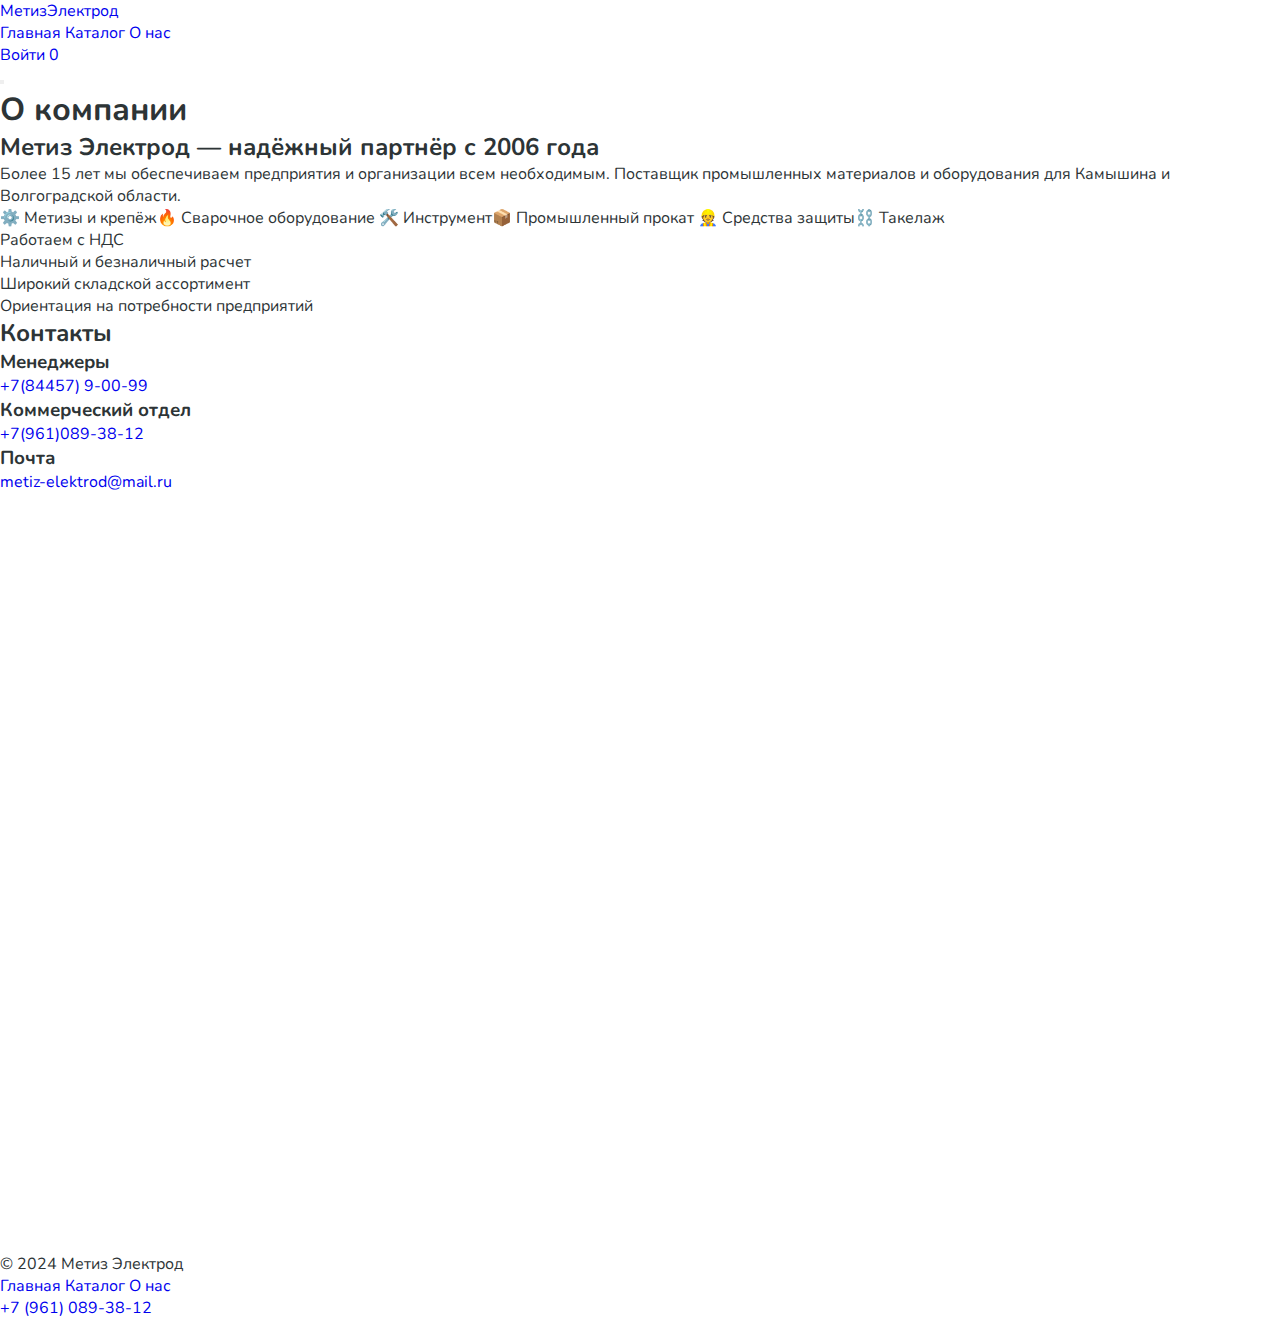
<file: about.html>
<!doctype html>
<html lang="ru">
<head>
  <meta charset="UTF-8" />
  <meta name="viewport" content="width=device-width, initial-scale=1.0" />
  <title>О нас — Метиз Электрод</title>
  <link rel="stylesheet" href="style.css" />
  <link rel="stylesheet" href="https://use.fontawesome.com/releases/v5.14.0/css/all.css"
    integrity="sha384-HzLeBuhoNPvSl5KYnjx0BT+WB0QEEqLprO+NBkkk5gbc67FTaL7XIGa2w1L0Xbgc" crossorigin="anonymous" />
  <link rel="shortcut icon" href="image/favicon.ico" type="image/ico" />
</head>
<body>

  <!-- ШАПКА -->
  <header class="shop-header">
    <div class="shop-header__container">
      <a href="index.html" class="shop-logo">Метиз<span>Электрод</span></a>
      <nav class="shop-nav" id="shopNav">
        <a href="index.html">Главная</a>
        <a href="index.html#catalog">Каталог</a>
        <a href="about.html" class="active">О нас</a>
      </nav>
      <div class="shop-header__actions">
        <a href="index.html" class="shop-header__login"><i class="fas fa-user"></i> <span>Войти</span></a>
        <a href="index.html" class="shop-header__cart"><i class="fas fa-shopping-cart"></i> <span id="cart-count">0</span></a>
      </div>
      <button class="mobile-menu-btn" id="mobileMenuBtn"><span></span><span></span><span></span></button>
    </div>
  </header>

  <!-- О НАС -->
  <section class="about-page">
    <div class="about-page__container">
      <h1>О компании</h1>
      <div class="about-content">
        <div class="about-text">
          <h2>Метиз Электрод — надёжный партнёр с 2006 года</h2>
          <p>Более 15 лет мы обеспечиваем предприятия и организации всем необходимым. Поставщик промышленных материалов и оборудования для Камышина и Волгоградской области.</p>
          <div class="about-features">
            <span>⚙️ Метизы и крепёж</span><span>🔥 Сварочное оборудование</span>
            <span>🛠️ Инструмент</span><span>📦 Промышленный прокат</span>
            <span>👷 Средства защиты</span><span>⛓️ Такелаж</span>
          </div>
        </div>
        <div class="about-advantages">
          <div class="advantage-item">Работаем с НДС</div>
          <div class="advantage-item">Наличный и безналичный расчет</div>
          <div class="advantage-item">Широкий складской ассортимент</div>
          <div class="advantage-item">Ориентация на потребности предприятий</div>
        </div>
      </div>
    </div>
  </section>

  <!-- КОНТАКТЫ -->
  <section class="contact-page">
    <div class="contact-page__container">
      <h2>Контакты</h2>
      <div class="contact-cards">
        <div class="contact-card"><h3>Менеджеры</h3><p><i class="fas fa-phone-alt"></i> <a href="tel:+78445790099">+7(84457) 9-00-99</a></p></div>
        <div class="contact-card"><h3>Коммерческий отдел</h3><p><i class="fas fa-phone-alt"></i> <a href="tel:+79610893812">+7(961)089-38-12</a></p></div>
        <div class="contact-card"><h3>Почта</h3><p><i class="fas fa-envelope"></i> <a href="mailto:metiz-elektrod@mail.ru">metiz-elektrod@mail.ru</a></p></div>
      </div>
      <!-- КАРТА -->
      <div class="contact-map">
        <div class="list">
          <div class="info-shop"><ul id="shops"></ul></div>
          <div class="map-wrapper">
            <button class="show-shops-btn">Список магазинов</button>
            <div id="map"></div>
          </div>
        </div>
      </div>
    </div>
  </section>

  <!-- ФУТЕР -->
  <footer class="shop-footer">
    <div class="shop-footer__container">
      <span class="shop-footer__copy">&copy; <span id="currentYear">2024</span> Метиз Электрод</span>
      <nav class="shop-footer__links">
        <a href="index.html">Главная</a>
        <a href="index.html#catalog">Каталог</a>
        <a href="about.html">О нас</a>
      </nav>
      <a href="tel:+79610893812" class="shop-footer__phone">+7 (961) 089-38-12</a>
    </div>
  </footer>

  <!-- Яндекс.Карты -->
  <script src="https://api-maps.yandex.ru/2.1/?lang=ru-RU&amp;apikey=33642748-9cc0-49a1-8516-cef1e3433a34" type="text/javascript"></script>
  <script src="https://yandex.st/jquery/2.2.3/jquery.min.js" type="text/javascript"></script>
  <script src="js/object_manager.js" type="text/javascript"></script>

  <!-- Общий JS -->
  <script>
    // Мобильное меню
    document.getElementById('mobileMenuBtn')?.addEventListener('click', function() {
      this.classList.toggle('open');
      document.getElementById('shopNav')?.classList.toggle('open');
    });

    // Корзина
    let cart = JSON.parse(localStorage.getItem('cart') || '[]');
    function updateCartCount() {
      const count = cart.reduce((s,i) => s + i.quantity, 0);
      const el = document.getElementById('cart-count');
      if (el) el.textContent = count;
    }
    updateCartCount();

    // Магазины
    const shops = document.getElementById('shops');
    if (shops) {
      shops.addEventListener('click', function(e) {
        if (e.target.tagName === 'LI') {
          document.querySelectorAll('#shops li').forEach(li => li.classList.remove('active'));
          e.target.classList.add('active');
        }
      });
    }

    // Кнопка списка
    const showBtn = document.querySelector('.show-shops-btn');
    const shopPanel = document.querySelector('.info-shop');
    if (showBtn && shopPanel) {
      showBtn.addEventListener('click', () => shopPanel.classList.toggle('open'));
    }
  </script>
</body>
</html>
</file>
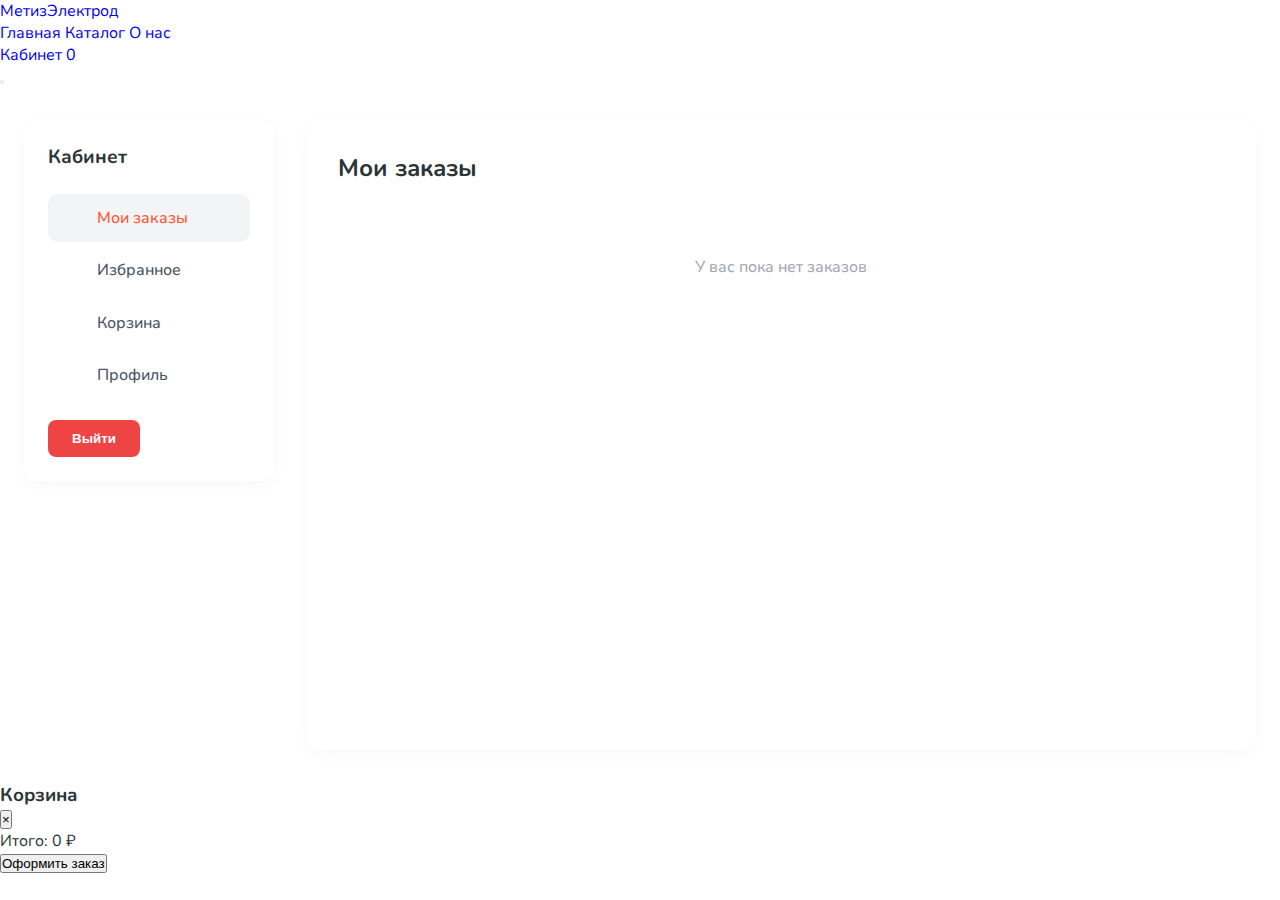
<file: account.html>
<!doctype html>
<html lang="ru">
<head>
  <meta charset="UTF-8" />
  <meta name="viewport" content="width=device-width, initial-scale=1.0" />
  <title>Личный кабинет — Метиз Электрод</title>
  <link rel="stylesheet" href="style.css" />
  <link rel="stylesheet" href="https://use.fontawesome.com/releases/v5.14.0/css/all.css"
    integrity="sha384-HzLeBuhoNPvSl5KYnjx0BT+WB0QEEqLprO+NBkkk5gbc67FTaL7XIGa2w1L0Xbgc" crossorigin="anonymous" />
  <link rel="shortcut icon" href="image/favicon.ico" type="image/ico" />
  <style>
    .account-page-wrapper { max-width: 1300px; margin: 2rem auto; padding: 0 1.5rem; display: grid; grid-template-columns: 250px 1fr; gap: 2rem; min-height: 70vh; }
    .account-sidebar { background: #fff; border-radius: 14px; padding: 1.5rem; box-shadow: 0 4px 15px rgba(0,0,0,0.03); height: fit-content; position: sticky; top: 100px; }
    .account-sidebar h3 { margin-bottom: 1.5rem; font-size: 1.2rem; }
    .account-sidebar nav a { display: flex; align-items: center; gap: 0.8rem; padding: 0.8rem 1rem; border-radius: 10px; color: #4b5563; font-weight: 500; transition: 0.3s; margin-bottom: 0.3rem; }
    .account-sidebar nav a:hover, .account-sidebar nav a.active { background: #f3f4f6; color: #FF5733; }
    .account-sidebar nav a i { width: 20px; }
    .account-content { background: #fff; border-radius: 14px; padding: 2rem; box-shadow: 0 4px 15px rgba(0,0,0,0.03); }
    .account-section { display: none; }
    .account-section.active { display: block; }
    .account-section h2 { margin-bottom: 1.5rem; }
    .order-card { border: 1px solid #e5e7eb; border-radius: 12px; padding: 1.5rem; margin-bottom: 1rem; }
    .order-card__header { display: flex; justify-content: space-between; flex-wrap: wrap; gap: 1rem; margin-bottom: 1rem; }
    .order-card__status { padding: 0.3rem 0.8rem; border-radius: 6px; font-size: 0.8rem; font-weight: 600; }
    .order-card__status.delivered { background: #d1fae5; color: #065f46; }
    .order-card__status.processing { background: #fef3c7; color: #92400e; }
    .order-card__status.cancelled { background: #fee2e2; color: #991b1b; }
    .order-card__items { display: flex; flex-wrap: wrap; gap: 1rem; }
    .order-card__item { display: flex; align-items: center; gap: 0.5rem; }
    .order-card__item img { width: 40px; height: 40px; object-fit: contain; background: #f9fafb; border-radius: 6px; }
    .wishlist-grid { display: grid; grid-template-columns: repeat(auto-fill, minmax(200px, 1fr)); gap: 1rem; }
    .wishlist-card { border: 1px solid #e5e7eb; border-radius: 10px; padding: 1rem; text-align: center; }
    .wishlist-card img { width: 80px; height: 80px; object-fit: contain; margin-bottom: 0.5rem; }
    .wishlist-card h4 { font-size: 0.9rem; margin-bottom: 0.3rem; }
    .wishlist-card .price { color: #FF5733; font-weight: 600; }
    .wishlist-card button { margin-top: 0.5rem; padding: 0.4rem 1rem; background: #FF5733; color: #fff; border: none; border-radius: 6px; cursor: pointer; font-size: 0.8rem; }
    .wishlist-card .remove-wish { background: #ef4444; margin-left: 0.3rem; }
    .profile-form .form-row { margin-bottom: 1.2rem; }
    .profile-form label { display: block; margin-bottom: 0.4rem; font-weight: 500; color: #374151; }
    .profile-form input { width: 100%; padding: 0.7rem 1rem; border: 1px solid #e5e7eb; border-radius: 8px; font-family: 'Nunito', sans-serif; }
    .profile-form button { padding: 0.7rem 1.5rem; background: #FF5733; color: #fff; border: none; border-radius: 8px; cursor: pointer; font-weight: 600; }
    .logout-btn { padding: 0.7rem 1.5rem; background: #ef4444; color: #fff; border: none; border-radius: 8px; cursor: pointer; font-weight: 600; margin-top: 1rem; }
    .empty-state { text-align: center; padding: 3rem; color: #9ca3af; }
    .empty-state i { font-size: 3rem; margin-bottom: 1rem; }
    @media (max-width: 768px) {
      .account-page-wrapper { grid-template-columns: 1fr; }
      .account-sidebar { position: static; }
      .account-sidebar nav { display: flex; flex-wrap: wrap; gap: 0.3rem; }
      .account-sidebar nav a { margin-bottom: 0; font-size: 0.85rem; padding: 0.6rem 0.8rem; }
    }
  </style>
</head>
<body>

  <!-- ШАПКА -->
  <header class="shop-header">
    <div class="shop-header__container">
      <a href="index.html" class="shop-logo">Метиз<span>Электрод</span></a>
      <nav class="shop-nav">
        <a href="index.html">Главная</a>
        <a href="index.html#catalog">Каталог</a>
        <a href="about.html">О нас</a>
      </nav>
      <div class="shop-header__actions">
        <a href="account.html" class="shop-header__login active"><i class="fas fa-user"></i> <span id="accountName">Кабинет</span></a>
        <a href="#" class="shop-header__cart" onclick="openCart()"><i class="fas fa-shopping-cart"></i> <span id="cart-count">0</span></a>
      </div>
      <button class="mobile-menu-btn" id="mobileMenuBtn"><span></span><span></span><span></span></button>
    </div>
  </header>

  <div class="account-page-wrapper">
    <!-- Сайдбар -->
    <aside class="account-sidebar">
      <h3><i class="fas fa-user-circle"></i> <span id="sidebarName">Кабинет</span></h3>
      <nav>
        <a href="#" class="active" data-section="orders"><i class="fas fa-shopping-bag"></i> Мои заказы</a>
        <a href="#" data-section="wishlist"><i class="far fa-heart"></i> Избранное</a>
        <a href="#" data-section="cart"><i class="fas fa-shopping-cart"></i> Корзина</a>
        <a href="#" data-section="profile"><i class="fas fa-cog"></i> Профиль</a>
      </nav>
      <button class="logout-btn" onclick="logout()">Выйти</button>
    </aside>

    <!-- Контент -->
    <div class="account-content">
      <!-- Заказы -->
      <div class="account-section active" id="section-orders">
        <h2>Мои заказы</h2>
        <div id="ordersContainer"></div>
      </div>

      <!-- Избранное -->
      <div class="account-section" id="section-wishlist">
        <h2>Избранное</h2>
        <div class="wishlist-grid" id="wishlistContainer"></div>
      </div>

      <!-- Корзина -->
      <div class="account-section" id="section-cart">
        <h2>Корзина</h2>
        <div id="cartContainer"></div>
      </div>

      <!-- Профиль -->
      <div class="account-section" id="section-profile">
        <h2>Профиль</h2>
        <form class="profile-form" onsubmit="saveProfile(event)">
          <div class="form-row">
            <label>Имя</label>
            <input type="text" id="profileName" required />
          </div>
          <div class="form-row">
            <label>Email</label>
            <input type="email" id="profileEmail" required />
          </div>
          <div class="form-row">
            <label>Телефон</label>
            <input type="tel" id="profilePhone" placeholder="+7 (___) ___-__-__" />
          </div>
          <div class="form-row">
            <label>Адрес доставки</label>
            <input type="text" id="profileAddress" placeholder="Город, улица, дом" />
          </div>
          <button type="submit">Сохранить</button>
        </form>
      </div>
    </div>
  </div>

  <!-- Корзина (боковая панель) -->
  <div class="cart-overlay" id="cartOverlay" onclick="closeCart()"></div>
  <div class="cart-sidebar" id="cartSidebar">
    <div class="cart-sidebar__header">
      <h3>Корзина</h3>
      <button class="cart-sidebar__close" onclick="closeCart()">&times;</button>
    </div>
    <div class="cart-sidebar__items" id="cartItems"></div>
    <div class="cart-sidebar__footer">
      <div class="cart-total">Итого: <span id="cartTotal">0 ₽</span></div>
      <button class="cart-checkout-btn" onclick="checkout()">Оформить заказ</button>
    </div>
  </div>

  <script src="js/app.js"></script>
  <script>
    // ===== ЛИЧНЫЙ КАБИНЕТ =====
    let cart = JSON.parse(localStorage.getItem('cart') || '[]');
    let wishlist = JSON.parse(localStorage.getItem('wishlist') || '[]');
    let orders = JSON.parse(localStorage.getItem('orders') || '[]');

    function saveCart() { localStorage.setItem('cart', JSON.stringify(cart)); updateCartCount(); updateCartUI(); }
    function saveWishlist() { localStorage.setItem('wishlist', JSON.stringify(wishlist)); renderWishlist(); }
    function saveOrders() { localStorage.setItem('orders', JSON.stringify(orders)); renderOrders(); }

    function updateCartCount() {
      const count = cart.reduce((s,i) => s + i.quantity, 0);
      document.querySelectorAll('#cart-count').forEach(el => el.textContent = count);
    }

    // Навигация по секциям
    document.querySelectorAll('.account-sidebar nav a').forEach(link => {
      link.addEventListener('click', function(e) {
        e.preventDefault();
        document.querySelectorAll('.account-sidebar nav a').forEach(l => l.classList.remove('active'));
        this.classList.add('active');
        document.querySelectorAll('.account-section').forEach(s => s.classList.remove('active'));
        document.getElementById('section-' + this.dataset.section).classList.add('active');
        if (this.dataset.section === 'wishlist') renderWishlist();
        if (this.dataset.section === 'cart') renderCartPage();
      });
    });

    // Заказы
    function renderOrders() {
      const container = document.getElementById('ordersContainer');
      if (!container) return;
      if (orders.length === 0) {
        container.innerHTML = '<div class="empty-state"><i class="fas fa-shopping-bag"></i><p>У вас пока нет заказов</p></div>';
        return;
      }
      container.innerHTML = orders.reverse().map((order, idx) => `
        <div class="order-card">
          <div class="order-card__header">
            <strong>Заказ #${orders.length - idx}</strong>
            <span>${order.date}</span>
            <span class="order-card__status ${order.status}">${order.status === 'delivered' ? 'Доставлен' : order.status === 'processing' ? 'В обработке' : 'Отменён'}</span>
            <strong>${order.total.toLocaleString()} ₽</strong>
          </div>
          <div class="order-card__items">
            ${order.items.map(item => `
              <div class="order-card__item">
                <img src="${item.image}" alt="${item.name}" />
                <span>${item.name} ×${item.quantity}</span>
              </div>
            `).join('')}
          </div>
        </div>
      `).join('');
    }

    // Избранное
    function renderWishlist() {
      const container = document.getElementById('wishlistContainer');
      if (!container) return;
      if (wishlist.length === 0) {
        container.innerHTML = '<div class="empty-state"><i class="far fa-heart"></i><p>В избранном пусто</p></div>';
        return;
      }
      container.innerHTML = wishlist.map(item => `
        <div class="wishlist-card">
          <img src="${item.image}" alt="${item.name}" />
          <h4>${item.name}</h4>
          <div class="price">${item.price.toLocaleString()} ₽</div>
          <button onclick="addToWishCart(${item.id})">В корзину</button>
          <button class="remove-wish" onclick="removeFromWishlist(${item.id})">Удалить</button>
        </div>
      `).join('');
    }

    window.addToWishlist = function(product) {
      if (!wishlist.find(i => i.id === product.id)) {
        wishlist.push(product);
        saveWishlist();
        showToast('Добавлено в избранное');
      }
    };

    window.removeFromWishlist = function(id) {
      wishlist = wishlist.filter(i => i.id !== id);
      saveWishlist();
      showToast('Удалено из избранного');
    };

    window.addToWishCart = function(id) {
      const item = wishlist.find(i => i.id === id);
      if (item) {
        const exist = cart.find(i => i.id === id);
        exist ? exist.quantity++ : cart.push({...item, quantity: 1});
        saveCart();
        showToast('Добавлено в корзину');
      }
    };

    // Корзина на странице
    function renderCartPage() {
      const container = document.getElementById('cartContainer');
      if (!container) return;
      if (cart.length === 0) {
        container.innerHTML = '<div class="empty-state"><i class="fas fa-shopping-cart"></i><p>Корзина пуста</p></div>';
        return;
      }
      container.innerHTML = `
        <div style="display:flex;flex-direction:column;gap:1rem;">
          ${cart.map(item => `
            <div style="display:flex;align-items:center;gap:1rem;padding:1rem;border:1px solid #e5e7eb;border-radius:10px;">
              <img src="${item.image}" style="width:60px;height:60px;object-fit:contain;background:#f9fafb;border-radius:8px;" />
              <div style="flex:1;">
                <strong>${item.name}</strong>
                <div style="color:#FF5733;">${item.price.toLocaleString()} ₽</div>
              </div>
              <div style="display:flex;align-items:center;gap:0.5rem;">
                <button onclick="updateQtyCart(${item.id},-1)" style="width:28px;height:28px;border:1px solid #e5e7eb;background:#fff;border-radius:6px;cursor:pointer;">−</button>
                <span>${item.quantity}</span>
                <button onclick="updateQtyCart(${item.id},1)" style="width:28px;height:28px;border:1px solid #e5e7eb;background:#fff;border-radius:6px;cursor:pointer;">+</button>
              </div>
              <button onclick="removeFromCartPage(${item.id})" style="background:#ef4444;color:#fff;border:none;padding:0.4rem 0.8rem;border-radius:6px;cursor:pointer;">Удалить</button>
            </div>
          `).join('')}
          <div style="text-align:right;font-size:1.2rem;font-weight:700;">Итого: ${cart.reduce((s,i) => s + i.price * i.quantity, 0).toLocaleString()} ₽</div>
          <button onclick="checkout()" style="align-self:flex-end;padding:0.8rem 2rem;background:#FF5733;color:#fff;border:none;border-radius:8px;cursor:pointer;font-weight:600;">Оформить заказ</button>
        </div>
      `;
    }

    window.updateQtyCart = function(id, delta) {
      const item = cart.find(i => i.id === id);
      if (!item) return;
      item.quantity += delta;
      if (item.quantity <= 0) cart = cart.filter(i => i.id !== id);
      saveCart();
      renderCartPage();
      updateCartSidebar();
    };

    window.removeFromCartPage = function(id) {
      cart = cart.filter(i => i.id !== id);
      saveCart();
      renderCartPage();
      updateCartSidebar();
    };

    // Оформление заказа
    window.checkout = function() {
      if (cart.length === 0) return alert('Корзина пуста');
      const currentUser = JSON.parse(localStorage.getItem('currentUser'));
      if (!currentUser) return alert('Войдите в аккаунт для оформления заказа');
      
      const order = {
        items: [...cart],
        total: cart.reduce((s,i) => s + i.price * i.quantity, 0),
        date: new Date().toLocaleDateString('ru-RU'),
        status: 'processing'
      };
      orders.push(order);
      cart = [];
      saveCart();
      saveOrders();
      closeCart();
      renderCartPage();
      renderOrders();
      document.querySelector('.account-sidebar nav a[data-section="orders"]').click();
      showToast('Заказ оформлен!');
    };

    // Боковая корзина
    window.openCart = function() { 
      document.getElementById('cartSidebar')?.classList.add('open'); 
      document.getElementById('cartOverlay')?.classList.add('open'); 
      updateCartSidebar(); 
    };
    window.closeCart = function() { 
      document.getElementById('cartSidebar')?.classList.remove('open'); 
      document.getElementById('cartOverlay')?.classList.remove('open'); 
    };

    function updateCartSidebar() {
      const items = document.getElementById('cartItems');
      const total = document.getElementById('cartTotal');
      if (!items || !total) return;
      if (cart.length === 0) { 
        items.innerHTML = '<p style="text-align:center;color:#9ca3af;padding:2rem;">Корзина пуста</p>'; 
        total.textContent = '0 ₽'; return; 
      }
      items.innerHTML = cart.map(item => `
        <div class="cart-item">
          <div class="cart-item__img"><img src="${item.image}" alt="${item.name}" /></div>
          <div class="cart-item__info">
            <h4>${item.name}</h4>
            <span style="color:#FF5733;font-weight:600;">${item.price.toLocaleString()} ₽</span>
            <div class="cart-item__qty">
              <button onclick="updateQtyCart(${item.id},-1)">−</button><span>${item.quantity}</span><button onclick="updateQtyCart(${item.id},1)">+</button>
            </div>
            <button class="cart-item__remove" onclick="removeFromCartPage(${item.id})">Удалить</button>
          </div>
        </div>
      `).join('');
      total.textContent = cart.reduce((s,i) => s + i.price * i.quantity, 0).toLocaleString() + ' ₽';
    }

    function showToast(msg) {
      const toast = document.createElement('div');
      toast.className = 'toast';
      toast.textContent = msg;
      document.body.appendChild(toast);
      setTimeout(() => toast.remove(), 2500);
    }

    // Профиль
    function loadProfile() {
      const currentUser = JSON.parse(localStorage.getItem('currentUser'));
      if (!currentUser) {
        document.getElementById('profileName').value = '';
        document.getElementById('profileEmail').value = '';
        return;
      }
      document.getElementById('profileName').value = currentUser.name || '';
      document.getElementById('profileEmail').value = currentUser.email || '';
      document.getElementById('profilePhone').value = currentUser.phone || '';
      document.getElementById('profileAddress').value = currentUser.address || '';
      document.getElementById('sidebarName').textContent = currentUser.name || 'Кабинет';
      document.getElementById('accountName').textContent = currentUser.name || 'Кабинет';
    }

    window.saveProfile = function(e) {
      e.preventDefault();
      const currentUser = JSON.parse(localStorage.getItem('currentUser'));
      if (!currentUser) return;
      currentUser.name = document.getElementById('profileName').value;
      currentUser.phone = document.getElementById('profilePhone').value;
      currentUser.address = document.getElementById('profileAddress').value;
      localStorage.setItem('currentUser', JSON.stringify(currentUser));
      
      let users = JSON.parse(localStorage.getItem('users') || '[]');
      const idx = users.findIndex(u => u.email === currentUser.email);
      if (idx !== -1) users[idx] = currentUser;
      localStorage.setItem('users', JSON.stringify(users));
      
      document.getElementById('sidebarName').textContent = currentUser.name;
      document.getElementById('accountName').textContent = currentUser.name;
      showToast('Профиль сохранён');
    };

    window.logout = function() {
      localStorage.removeItem('currentUser');
      window.location.href = 'index.html';
    };

    // Мобильное меню
    document.getElementById('mobileMenuBtn')?.addEventListener('click', function() {
      this.classList.toggle('open');
      document.querySelector('.shop-nav')?.classList.toggle('open');
    });

    // Инициализация
    updateCartCount();
    renderOrders();
    loadProfile();
  </script>
</body>
</html>
</file>
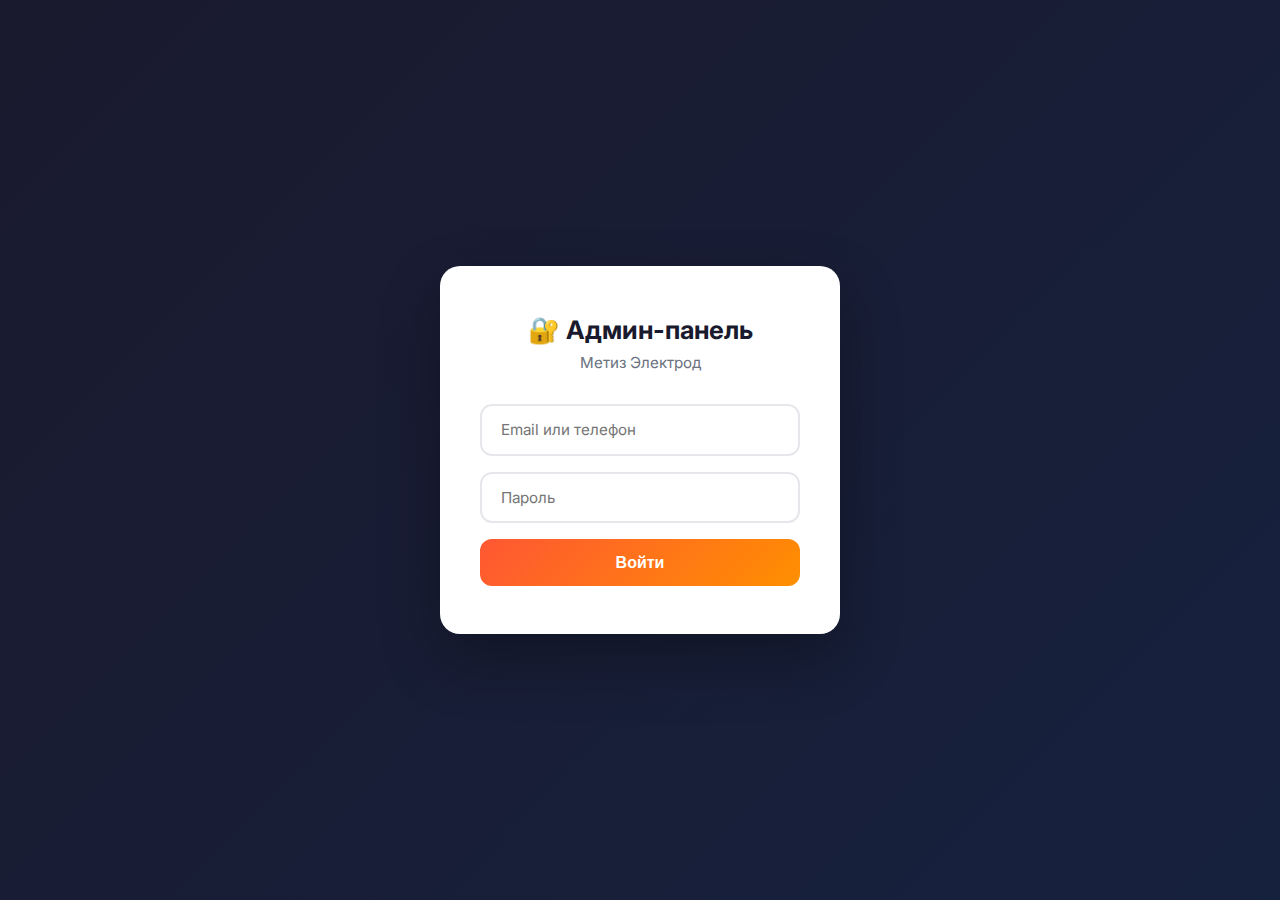
<file: admin.html>
<!doctype html>
<html lang="ru">

<head>
    <meta charset="UTF-8" />
    <meta name="viewport" content="width=device-width, initial-scale=1.0" />
    <title>Админ-панель — Метиз Электрод</title>
    <link rel="stylesheet" href="https://use.fontawesome.com/releases/v5.14.0/css/all.css"
        integrity="sha384-HzLeBuhoNPvSl5KYnjx0BT+WB0QEEqLprO+NBkkk5gbc67FTaL7XIGa2w1L0Xbgc" crossorigin="anonymous" />
    <link href="https://fonts.googleapis.com/css2?family=Inter:wght@400;500;600;700&display=swap" rel="stylesheet">
    <style>
        * {
            box-sizing: border-box;
            margin: 0;
            padding: 0;
        }

        body {
            font-family: 'Inter', 'Segoe UI', sans-serif;
            background: #f0f2f5;
            color: #1a1a2e;
        }

        .login-overlay {
            position: fixed;
            inset: 0;
            background: linear-gradient(135deg, #1a1a2e 0%, #16213e 100%);
            display: flex;
            justify-content: center;
            align-items: center;
            z-index: 9999;
        }

        .login-box {
            background: #fff;
            border-radius: 20px;
            padding: 3rem 2.5rem;
            width: 400px;
            max-width: 90vw;
            box-shadow: 0 25px 60px rgba(0, 0, 0, 0.3);
        }

        .login-box h1 {
            text-align: center;
            margin-bottom: 0.5rem;
            font-size: 1.6rem;
            font-weight: 700;
            color: #1a1a2e;
        }

        .login-box p {
            text-align: center;
            color: #6b7280;
            margin-bottom: 2rem;
            font-size: 0.95rem;
        }

        .login-box input {
            width: 100%;
            padding: 0.9rem 1.2rem;
            border: 2px solid #e5e7eb;
            border-radius: 12px;
            margin-bottom: 1rem;
            font-size: 0.95rem;
            transition: 0.3s;
            outline: none;
            font-family: inherit;
        }

        .login-box input:focus {
            border-color: #FF5733;
        }

        .login-box button {
            width: 100%;
            padding: 0.9rem;
            background: linear-gradient(135deg, #FF5733, #FF8F00);
            color: #fff;
            border: none;
            border-radius: 12px;
            font-weight: 600;
            cursor: pointer;
            font-size: 1rem;
            transition: 0.3s;
        }

        .login-box button:hover {
            transform: translateY(-2px);
            box-shadow: 0 8px 25px rgba(255, 87, 51, 0.3);
        }

        .login-error {
            color: #ef4444;
            text-align: center;
            margin-top: 0.5rem;
            font-size: 0.85rem;
            display: none;
        }

        .admin-header {
            background: #fff;
            color: #1a1a2e;
            padding: 1rem 2rem;
            display: flex;
            justify-content: space-between;
            align-items: center;
            border-bottom: 1px solid #e5e7eb;
            box-shadow: 0 2px 10px rgba(0, 0, 0, 0.03);
        }

        .admin-header h1 {
            font-size: 1.2rem;
            font-weight: 700;
            display: flex;
            align-items: center;
            gap: 0.7rem;
        }

        .admin-header h1 i {
            color: #FF5733;
            font-size: 1.3rem;
        }

        .admin-header a {
            color: #6b7280;
            text-decoration: none;
            font-weight: 500;
            margin-left: 1.5rem;
            transition: 0.3s;
        }

        .admin-header a:hover {
            color: #FF5733;
        }

        .admin-tabs {
            display: flex;
            gap: 0.3rem;
            padding: 1rem 2rem;
            background: #fff;
            border-bottom: 1px solid #e5e7eb;
        }

        .admin-tab {
            padding: 0.7rem 1.5rem;
            border: none;
            background: transparent;
            border-radius: 10px;
            cursor: pointer;
            font-weight: 500;
            transition: 0.3s;
            color: #6b7280;
            font-family: inherit;
            font-size: 0.9rem;
            display: flex;
            align-items: center;
            gap: 0.5rem;
        }

        .admin-tab:hover {
            background: #f3f4f6;
            color: #1a1a2e;
        }

        .admin-tab.active {
            background: #FF5733;
            color: #fff;
            box-shadow: 0 4px 12px rgba(255, 87, 51, 0.2);
        }

        .admin-content {
            padding: 2rem;
            max-width: 1400px;
            margin: 0 auto;
        }

        .admin-panel {
            display: none;
            animation: fadeIn 0.3s ease;
        }

        .admin-panel.active {
            display: block;
        }

        @keyframes fadeIn {
            from {
                opacity: 0;
                transform: translateY(5px);
            }

            to {
                opacity: 1;
                transform: translateY(0);
            }
        }

        .table-wrapper {
            background: #fff;
            border-radius: 16px;
            overflow: hidden;
            box-shadow: 0 2px 15px rgba(0, 0, 0, 0.04);
        }

        table {
            width: 100%;
            border-collapse: collapse;
        }

        th,
        td {
            padding: 0.9rem 1.2rem;
            text-align: left;
            border-bottom: 1px solid #f3f4f6;
            font-size: 0.9rem;
        }

        th {
            background: #fafbfc;
            font-weight: 600;
            color: #4b5563;
            font-size: 0.8rem;
            text-transform: uppercase;
            letter-spacing: 0.5px;
        }

        tr:last-child td {
            border-bottom: none;
        }

        tr:hover td {
            background: #f9fafb;
        }

        td img {
            width: 40px;
            height: 40px;
            object-fit: contain;
            border-radius: 8px;
            background: #f9fafb;
        }

        .btn {
            padding: 0.55rem 1.1rem;
            border: none;
            border-radius: 8px;
            cursor: pointer;
            font-weight: 500;
            font-size: 0.85rem;
            transition: 0.3s;
            font-family: inherit;
            display: inline-flex;
            align-items: center;
            gap: 0.3rem;
        }

        .btn:hover {
            transform: translateY(-1px);
        }

        .btn-edit {
            background: #fff3e0;
            color: #FF5733;
        }

        .btn-edit:hover {
            background: #FF5733;
            color: #fff;
        }

        .btn-delete {
            background: #fee2e2;
            color: #ef4444;
        }

        .btn-delete:hover {
            background: #ef4444;
            color: #fff;
        }

        .btn-add {
            background: linear-gradient(135deg, #10b981, #059669);
            color: #fff;
            margin-bottom: 1.2rem;
            box-shadow: 0 4px 12px rgba(16, 185, 129, 0.2);
        }

        .btn-add:hover {
            box-shadow: 0 6px 20px rgba(16, 185, 129, 0.3);
        }

        .btn-save {
            background: linear-gradient(135deg, #3b82f6, #2563eb);
            color: #fff;
            border-radius: 10px;
            padding: 0.7rem 1.5rem;
            font-weight: 600;
        }

        .btn-cancel {
            background: #f3f4f6;
            color: #6b7280;
            border-radius: 10px;
            padding: 0.7rem 1.5rem;
            font-weight: 500;
        }

        .btn-cancel:hover {
            background: #e5e7eb;
        }

        .modal-overlay {
            display: none;
            position: fixed;
            inset: 0;
            background: rgba(0, 0, 0, 0.5);
            z-index: 1000;
            justify-content: center;
            align-items: center;
            backdrop-filter: blur(4px);
        }

        .modal-overlay.open {
            display: flex;
        }

        .modal {
            background: #fff;
            border-radius: 20px;
            padding: 2.5rem;
            width: 520px;
            max-width: 90vw;
            max-height: 85vh;
            overflow-y: auto;
            box-shadow: 0 25px 60px rgba(0, 0, 0, 0.2);
            animation: modalIn 0.3s ease;
        }

        @keyframes modalIn {
            from {
                opacity: 0;
                transform: scale(0.95) translateY(-10px);
            }

            to {
                opacity: 1;
                transform: scale(1) translateY(0);
            }
        }

        .modal h2 {
            font-size: 1.3rem;
            font-weight: 700;
            margin-bottom: 1.8rem;
            color: #1a1a2e;
        }

        .form-group {
            margin-bottom: 1.2rem;
        }

        .form-group label {
            display: block;
            font-weight: 600;
            margin-bottom: 0.4rem;
            font-size: 0.85rem;
            color: #374151;
        }

        .form-group input,
        .form-group select {
            width: 100%;
            padding: 0.7rem 1rem;
            border: 2px solid #e5e7eb;
            border-radius: 10px;
            font-size: 0.9rem;
            transition: 0.3s;
            outline: none;
            font-family: inherit;
            background: #fafbfc;
        }

        .form-group input:focus,
        .form-group select:focus {
            border-color: #FF5733;
            background: #fff;
        }

        .form-group input[type="file"] {
            padding: 0.5rem;
            border-style: dashed;
            cursor: pointer;
        }

        .form-actions {
            display: flex;
            gap: 0.8rem;
            margin-top: 2rem;
        }

        #imagePreview img {
            max-width: 120px;
            max-height: 120px;
            border-radius: 10px;
            margin-top: 0.5rem;
            border: 2px solid #e5e7eb;
        }

        .slug-toggle {
            background: none;
            border: none;
            color: #FF5733;
            cursor: pointer;
            font-size: 0.85rem;
            margin-bottom: 1rem;
            font-weight: 500;
        }

        .slug-toggle:hover {
            text-decoration: underline;
        }

        .badge {
            padding: 0.25rem 0.7rem;
            border-radius: 20px;
            font-size: 0.75rem;
            font-weight: 600;
        }

        .badge-hit {
            background: #fff3e0;
            color: #e67e00;
        }

        .badge-new {
            background: #d1fae5;
            color: #059669;
        }

        @media (max-width: 768px) {
            .admin-tabs {
                flex-wrap: wrap;
                padding: 0.8rem 1rem;
            }

            .admin-tab {
                padding: 0.5rem 1rem;
                font-size: 0.8rem;
            }

            .admin-content {
                padding: 1rem;
            }

            .modal {
                padding: 1.5rem;
            }

            th,
            td {
                padding: 0.6rem 0.8rem;
                font-size: 0.8rem;
            }
        }
    </style>
</head>

<body>

    <!-- Форма входа -->
    <div class="login-overlay" id="loginOverlay">
        <div class="login-box">
            <h1>🔐 Админ-панель</h1>
            <p>Метиз Электрод</p>
            <input type="text" id="adminLogin" placeholder="Email или телефон"
                onkeydown="if(event.key==='Enter')document.getElementById('adminPassword').focus()" />
            <input type="password" id="adminPassword" placeholder="Пароль" onkeydown="if(event.key==='Enter')login()" />
            <button onclick="login()">Войти</button>
            <div class="login-error" id="loginError">Неверный логин или пароль</div>
        </div>
    </div>

    <!-- Админка -->
    <div id="adminApp" style="display:none;">
        <header class="admin-header">
            <h1><i class="fas fa-cog"></i> Админ-панель</h1>
            <div>
                <a href="index.html"><i class="fas fa-external-link-alt"></i> На сайт</a>
                <a href="#" onclick="logout()"><i class="fas fa-sign-out-alt"></i> Выйти</a>
            </div>
        </header>
        <div class="admin-tabs">
            <button class="admin-tab active" data-panel="products"><i class="fas fa-box"></i> Товары</button>
            <button class="admin-tab" data-panel="categories"><i class="fas fa-tags"></i> Категории</button>
            <button class="admin-tab" data-panel="users"><i class="fas fa-users"></i> Пользователи</button>
            <button class="admin-tab" data-panel="orders"><i class="fas fa-shopping-cart"></i> Заказы</button>
        </div>
        <div class="admin-content">
            <!-- Товары -->
            <div class="admin-panel active" id="panel-products">
                <button class="btn btn-add" onclick="openProductModal()"><i class="fas fa-plus"></i> Добавить
                    товар</button>
                <div class="table-wrapper">
                    <table>
                        <thead>
                            <tr>
                                <th>ID</th>
                                <th>Фото</th>
                                <th>Название</th>
                                <th>Артикул</th>
                                <th>Цена</th>
                                <th>Категория</th>
                                <th>Бейдж</th>
                                <th></th>
                            </tr>
                        </thead>
                        <tbody id="productsTable"></tbody>
                    </table>
                </div>
            </div>
            <!-- Категории -->
            <div class="admin-panel" id="panel-categories">
                <button class="btn btn-add" onclick="openCategoryModal()"><i class="fas fa-plus"></i> Добавить</button>
                <div class="table-wrapper">
                    <table>
                        <thead>
                            <tr>
                                <th>ID</th>
                                <th>Название</th>
                                <th>Slug</th>
                                <th></th>
                            </tr>
                        </thead>
                        <tbody id="categoriesTable"></tbody>
                    </table>
                </div>
            </div>
            <!-- Пользователи -->
            <div class="admin-panel" id="panel-users">
                <div class="table-wrapper">
                    <table>
                        <thead>
                            <tr>
                                <th>ID</th>
                                <th>Имя</th>
                                <th>Email</th>
                                <th>Телефон</th>
                                <th>Дата</th>
                            </tr>
                        </thead>
                        <tbody id="usersTable"></tbody>
                    </table>
                </div>
            </div>
            <!-- Заказы -->
            <div class="admin-panel" id="panel-orders">
                <div class="table-wrapper">
                    <table>
                        <thead>
                            <tr>
                                <th>ID</th>
                                <th>Пользователь</th>
                                <th>Телефон</th>
                                <th>Состав</th>
                                <th>Сумма</th>
                                <th>Статус</th>
                                <th>Дата</th>
                            </tr>
                        </thead>
                        <tbody id="ordersTable"></tbody>
                    </table>
                </div>
            </div>
        </div>
    </div>

    <!-- Модалка товара -->
    <div class="modal-overlay" id="productModal">
        <div class="modal">
            <h2 id="productModalTitle">Добавить товар</h2>
            <form id="productForm"><input type="hidden" id="productId" />
                <div class="form-group"><label>Название</label><input type="text" id="prodName" required /></div>
                <div class="form-group"><label>Артикул</label><input type="text" id="prodArticle" /></div>
                <div style="display:grid;grid-template-columns:1fr 1fr;gap:1rem;">
                    <div class="form-group"><label>Цена</label><input type="number" id="prodPrice" required /></div>
                </div>
                <div class="form-group"><label>Категория</label><select id="prodCategory" required></select></div>
                <div class="form-group"><label>Изображение</label><input type="file" id="prodImageFile" accept="image/*"
                        onchange="uploadImage()" /><input type="hidden" id="prodImage" />
                    <div id="imagePreview"></div>
                </div>
                <div style="display:grid;grid-template-columns:1fr 1fr;gap:1rem;">
                    <div class="form-group"><label>Бейдж</label><select id="prodBadge">
                            <option value="">Нет</option>
                            <option value="hit">Хит</option>
                            <option value="new">Новинка</option>
                        </select></div>
                    <div class="form-group"><label>Наличие</label><select id="prodStock">
                            <option value="1" selected>В наличии</option>
                            <option value="0">Под заказ</option>
                        </select></div>
                </div>
                <div class="form-actions"><button type="submit" class="btn btn-save">Сохранить</button><button
                        type="button" class="btn btn-cancel" onclick="closeProductModal()">Отмена</button></div>
            </form>
        </div>
    </div>

    <!-- Модалка категории -->
    <div class="modal-overlay" id="categoryModal">
        <div class="modal">
            <h2 id="categoryModalTitle">Добавить категорию</h2>
            <form id="categoryForm"><input type="hidden" id="categoryId" />
                <div class="form-group"><label>Название</label><input type="text" id="catName" required /></div>
                <div class="form-group" id="slugGroup" style="display:none;"><label>Slug</label><input type="text"
                        id="catSlug" /></div>
                <button type="button" class="slug-toggle"
                    onclick="const g=document.getElementById('slugGroup');g.style.display=g.style.display==='none'?'block':'none'">✎
                    Изменить slug</button>
                <div class="form-actions"><button type="submit" class="btn btn-save">Сохранить</button><button
                        type="button" class="btn btn-cancel" onclick="closeCategoryModal()">Отмена</button></div>
            </form>
        </div>
    </div>

    <script>
        let authToken = '';
        const API_BASE = '/api/admin';
        let categoriesMap = {};

        function translit(text) {
            const map = { 'а': 'a', 'б': 'b', 'в': 'v', 'г': 'g', 'д': 'd', 'е': 'e', 'ё': 'e', 'ж': 'zh', 'з': 'z', 'и': 'i', 'й': 'y', 'к': 'k', 'л': 'l', 'м': 'm', 'н': 'n', 'о': 'o', 'п': 'p', 'р': 'r', 'с': 's', 'т': 't', 'у': 'u', 'ф': 'f', 'х': 'h', 'ц': 'ts', 'ч': 'ch', 'ш': 'sh', 'щ': 'sch', 'ъ': '', 'ы': 'y', 'ь': '', 'э': 'e', 'ю': 'yu', 'я': 'ya', ' ': '-', '_': '-' };
            return text.toLowerCase().split('').map(c => map[c] || c).join('').replace(/[^a-z0-9\-]/g, '').replace(/\-+/g, '-').replace(/^\-|\-$/g, '');
        }

        function login() {
            const l = document.getElementById('adminLogin').value.trim();
            const p = document.getElementById('adminPassword').value;
            if (!l || !p) return;
            authToken = btoa(l + ':' + p);
            fetch(API_BASE + '/products', { headers: { 'Authorization': 'Basic ' + authToken } })
                .then(r => { if (r.ok) { localStorage.setItem('adminToken', authToken); document.getElementById('loginOverlay').style.display = 'none'; document.getElementById('adminApp').style.display = 'block'; loadAll(); } else document.getElementById('loginError').style.display = 'block'; });
        }

        function logout() { localStorage.removeItem('adminToken'); location.reload(); }

        (function () {
            const t = localStorage.getItem('adminToken');
            if (t) { authToken = t; fetch(API_BASE + '/products', { headers: { 'Authorization': 'Basic ' + authToken } }).then(r => { if (r.ok) { document.getElementById('loginOverlay').style.display = 'none'; document.getElementById('adminApp').style.display = 'block'; loadAll(); } }); }
        })();

        // Загружаем категории в память
        function loadCategoriesMap() {
            return fetch('/api/categories').then(r => r.json()).then(cats => {
                categoriesMap = {};
                cats.forEach(c => { categoriesMap[c.id] = c.name; });
            });
        }

        function loadAll() {
            loadCategoriesMap().then(() => {
                loadProducts();
                loadCategories();
                loadUsers();
                loadOrders();
            });
        }

        document.querySelectorAll('.admin-tab').forEach(tab => {
            tab.addEventListener('click', () => {
                document.querySelectorAll('.admin-tab').forEach(t => t.classList.remove('active'));
                document.querySelectorAll('.admin-panel').forEach(p => p.classList.remove('active'));
                tab.classList.add('active');
                document.getElementById('panel-' + tab.dataset.panel).classList.add('active');
                if (tab.dataset.panel === 'products') loadProducts();
                else if (tab.dataset.panel === 'categories') loadCategories();
                else if (tab.dataset.panel === 'users') loadUsers();
                else if (tab.dataset.panel === 'orders') loadOrders();
            });
        });

        // Товары
        function loadProducts() {
            fetch(API_BASE + '/products', { headers: { 'Authorization': 'Basic ' + authToken } }).then(r => r.json()).then(products => {
                document.getElementById('productsTable').innerHTML = products.map(p => `
                    <tr>
                        <td>${p.id}</td>
                        <td><img src="${p.image || 'image/no-photo.png'}" /></td>
                        <td>${p.name}</td>
                        <td>${p.article || '—'}</td>
                        <td>${Number(p.price).toLocaleString()} ₽</td>
                        <td>${categoriesMap[p.category_id] || '—'}</td>
                        <td>${p.badge === 'hit' ? '<span class="badge badge-hit">🔥 Хит</span>' : p.badge === 'new' ? '<span class="badge badge-new">✨ Новинка</span>' : '—'}</td>
                        <td>
                            <button class="btn btn-edit" onclick="editProduct(${p.id})"><i class="fas fa-edit"></i></button>
                            <button class="btn btn-delete" onclick="deleteProduct(${p.id})"><i class="fas fa-trash"></i></button>
                        </td>
                    </tr>`).join('');
            });
        }

        function openProductModal(product = null) {
            document.getElementById('productModal').classList.add('open');
            document.getElementById('productModalTitle').textContent = product ? 'Редактировать товар' : 'Добавить товар';

            // Очищаем все поля
            ['productId', 'prodName', 'prodArticle', 'prodPrice', 'prodImage', 'prodBadge'].forEach(id => {
                const el = document.getElementById(id);
                if (el) el.value = '';
            });

            // В наличии — всегда "Да" по умолчанию
            const stockEl = document.getElementById('prodStock');
            if (stockEl) stockEl.value = '1';

            if (product) {
                document.getElementById('productId').value = product.id;
                document.getElementById('prodName').value = product.name || '';
                document.getElementById('prodArticle').value = product.article || '';
                document.getElementById('prodPrice').value = product.price || '';
                document.getElementById('prodImage').value = product.image || '';
                document.getElementById('prodBadge').value = product.badge || '';
                document.getElementById('prodStock').value = product.in_stock ?? 1;
                document.getElementById('imagePreview').innerHTML = product.image ? `<img src="${product.image}" />` : '';
            } else {
                document.getElementById('imagePreview').innerHTML = '';
            }

            document.getElementById('prodImageFile').value = '';
            const sel = document.getElementById('prodCategory');
            sel.innerHTML = '<option value="">Загрузка...</option>';
            fetch('/api/categories').then(r => r.json()).then(cats => {
                sel.innerHTML = cats.length === 0 ? '<option value="">Нет категорий</option>' : cats.map(c => `<option value="${c.id}" ${c.id === (product?.category_id || cats[0]?.id) ? 'selected' : ''}>${c.name}</option>`).join('');
            }).catch(() => { sel.innerHTML = '<option value="">Ошибка</option>'; });
        }

        function closeProductModal() { document.getElementById('productModal').classList.remove('open'); }
        function editProduct(id) { fetch(API_BASE + '/products/' + id, { headers: { 'Authorization': 'Basic ' + authToken } }).then(r => r.json()).then(p => openProductModal(p)); }
        function deleteProduct(id) { if (confirm('Удалить товар?')) fetch(API_BASE + '/products/' + id, { method: 'DELETE', headers: { 'Authorization': 'Basic ' + authToken } }).then(() => { loadCategoriesMap().then(loadProducts); }); }

        function uploadImage() {
            const file = document.getElementById('prodImageFile').files[0];
            if (!file) return;
            const fd = new FormData(); fd.append('image', file);
            fetch('/api/admin/upload', { method: 'POST', headers: { 'Authorization': 'Basic ' + authToken }, body: fd }).then(r => r.json()).then(data => {
                if (data.success) { document.getElementById('prodImage').value = data.path; document.getElementById('imagePreview').innerHTML = `<img src="${data.path}" />`; }
            });
        }

        document.getElementById('productForm').addEventListener('submit', function (e) {
            e.preventDefault();
            const id = document.getElementById('productId').value;
            const data = { name: document.getElementById('prodName').value, article: document.getElementById('prodArticle').value || '', price: document.getElementById('prodPrice').value, category_id: document.getElementById('prodCategory').value, image: document.getElementById('prodImage').value || 'image/no-photo.png', badge: document.getElementById('prodBadge').value || null, in_stock: document.getElementById('prodStock').value };
            fetch(id ? API_BASE + '/products/' + id : API_BASE + '/products', { method: id ? 'PUT' : 'POST', headers: { 'Content-Type': 'application/json', 'Authorization': 'Basic ' + authToken }, body: JSON.stringify(data) }).then(() => { closeProductModal(); loadCategoriesMap().then(loadProducts); });
        });

        document.getElementById('prodName').addEventListener('keydown', function (e) { if (e.key === 'Enter') { e.preventDefault(); document.getElementById('productForm').requestSubmit(); } });

        // Категории
        function loadCategories() {
            fetch('/api/categories').then(r => r.json()).then(cats => {
                document.getElementById('categoriesTable').innerHTML = cats.map(c => `<tr><td>${c.id}</td><td>${c.name}</td><td>${c.slug}</td><td><button class="btn btn-delete" onclick="deleteCategory(${c.id})">Удалить</button></td></tr>`).join('');
            });
        }

        function openCategoryModal(cat = null) {
            document.getElementById('categoryModal').classList.add('open');
            document.getElementById('categoryModalTitle').textContent = cat ? 'Редактировать категорию' : 'Добавить категорию';
            document.getElementById('categoryId').value = cat?.id || '';
            document.getElementById('catName').value = cat?.name || '';
            document.getElementById('catSlug').value = cat?.slug || '';
            document.getElementById('slugGroup').style.display = 'none';
        }

        function closeCategoryModal() { document.getElementById('categoryModal').classList.remove('open'); }
        function deleteCategory(id) { if (confirm('Удалить категорию?')) fetch(API_BASE + '/categories/' + id, { method: 'DELETE', headers: { 'Authorization': 'Basic ' + authToken } }).then(() => { loadCategoriesMap().then(loadCategories); }); }

        document.getElementById('categoryForm').addEventListener('submit', function (e) {
            e.preventDefault();
            const id = document.getElementById('categoryId').value;
            const name = document.getElementById('catName').value;
            let slug = id ? document.getElementById('catSlug').value || translit(name) : translit(name);
            fetch(id ? API_BASE + '/categories/' + id : API_BASE + '/categories', { method: id ? 'PUT' : 'POST', headers: { 'Content-Type': 'application/json', 'Authorization': 'Basic ' + authToken }, body: JSON.stringify({ name, slug }) }).then(() => { closeCategoryModal(); loadCategoriesMap().then(loadCategories); });
        });

        document.getElementById('catName').addEventListener('keydown', function (e) { if (e.key === 'Enter') { e.preventDefault(); document.getElementById('categoryForm').requestSubmit(); } });

        // Пользователи
        function loadUsers() {
            fetch(API_BASE + '/users', { headers: { 'Authorization': 'Basic ' + authToken } }).then(r => r.json()).then(users => {
                document.getElementById('usersTable').innerHTML = users.map(u => `<tr><td>${u.id}</td><td>${u.name}</td><td>${u.email || '—'}</td><td>${u.phone || '—'}</td><td>${u.created_at ? new Date(u.created_at).toLocaleDateString('ru-RU') : '—'}</td></tr>`).join('');
            });
        }

        // Заказы
        function loadOrders() {
            fetch(API_BASE + '/orders', { headers: { 'Authorization': 'Basic ' + authToken } }).then(r => r.json()).then(orders => {
                document.getElementById('ordersTable').innerHTML = orders.map(o => `
                    <tr><td>#${o.id}</td><td>${o.user_name || '—'}</td><td>${o.user_phone || '—'}</td>
                    <td>${(o.items || []).map(i => i.name + ' (арт. ' + (i.article || '—') + ') ×' + i.quantity).join('<br>') || '—'}</td>
                    <td>${Number(o.total).toLocaleString()} ₽</td>
                    <td><select onchange="updateOrderStatus(${o.id},this.value)" style="padding:0.3rem 0.5rem;border:1px solid #e5e7eb;border-radius:6px;font-family:inherit;">
                        <option value="processing" ${o.status === 'processing' ? 'selected' : ''}>В обработке</option>
                        <option value="delivered" ${o.status === 'delivered' ? 'selected' : ''}>Доставлен</option>
                        <option value="cancelled" ${o.status === 'cancelled' ? 'selected' : ''}>Отменён</option>
                    </select></td><td>${o.created_at ? new Date(o.created_at).toLocaleDateString('ru-RU') : '—'}</td></tr>`).join('');
            });
        }

        function updateOrderStatus(id, status) {
            fetch(API_BASE + '/orders/' + id, { method: 'PUT', headers: { 'Content-Type': 'application/json', 'Authorization': 'Basic ' + authToken }, body: JSON.stringify({ status }) }).then(loadOrders);
        }
    </script>
</body>

</html>
</file>
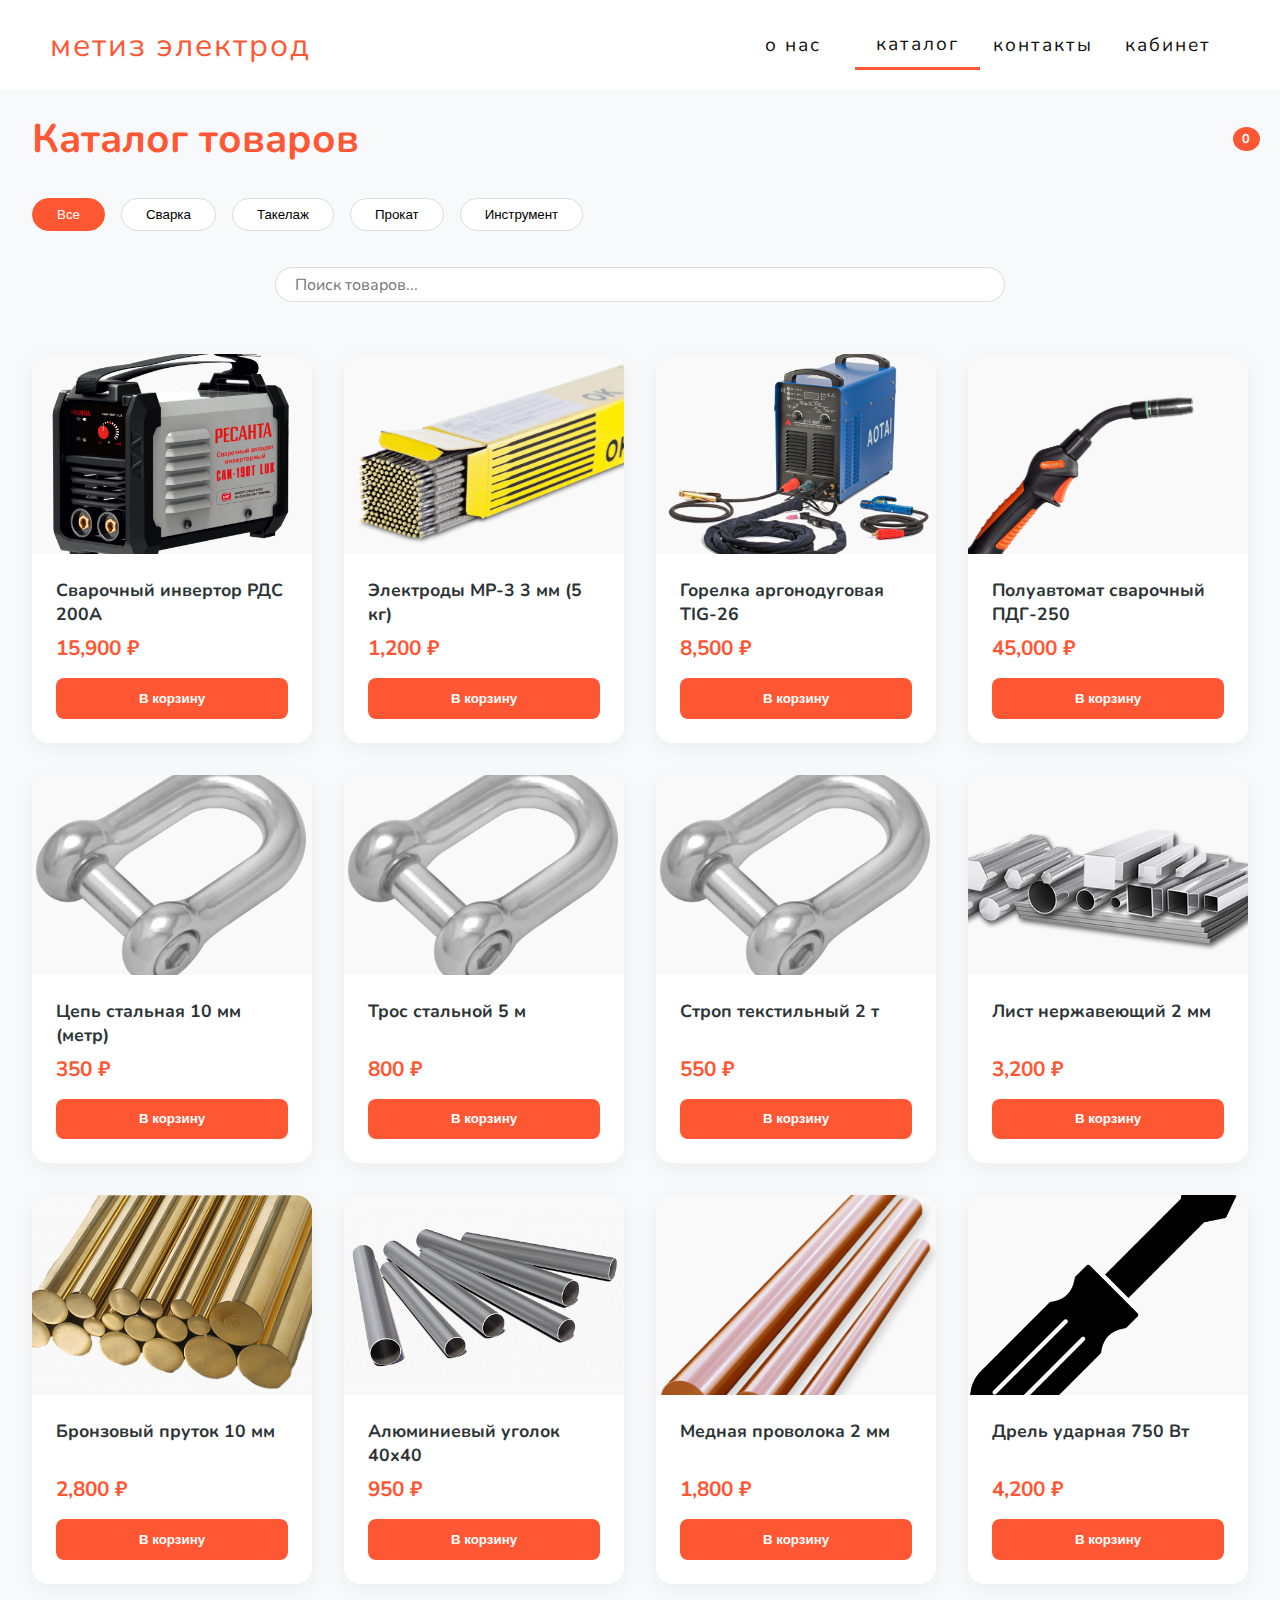
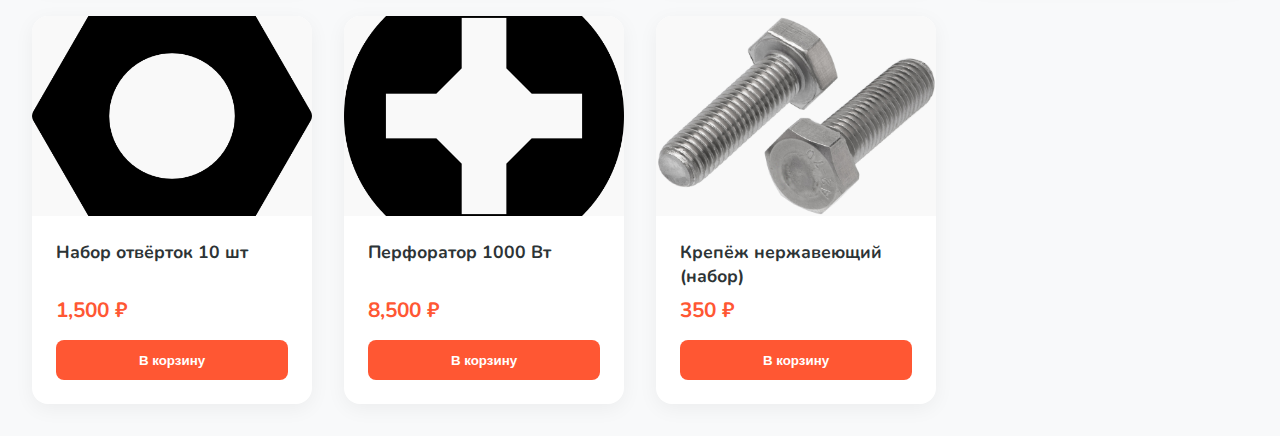
<file: catalog.html>
<!DOCTYPE html>
<html lang="ru">
<head>
  <meta charset="UTF-8" />
  <meta name="viewport" content="width=device-width, initial-scale=1.0"/>
  <title>Каталог — Метиз Электрод</title>
  <link rel="stylesheet" href="style.css" />
  <link rel="stylesheet" href="https://use.fontawesome.com/releases/v5.14.0/css/all.css"
    integrity="sha384-HzLeBuhoNPvSl5KYnjx0BT+WB0QEEqLprO+NBkkk5gbc67FTaL7XIGa2w1L0Xbgc" crossorigin="anonymous" />
  <style>
    body.catalog-page {
      background: #f8f9fa;
      padding-top: 5rem;
    }
    .catalog-container {
      max-width: 1300px;
      margin: 0 auto;
      padding: 2rem;
    }
    .catalog-header {
      display: flex;
      justify-content: space-between;
      align-items: center;
      flex-wrap: wrap;
      margin-bottom: 2rem;
    }
    .catalog-header h1 {
      font-size: 2.5rem;
      color: #FF5733;
    }
    .cart-icon {
      font-size: 2rem;
      color: #131313;
      cursor: pointer;
      position: relative;
    }
    .cart-count {
      position: absolute;
      top: -12px;
      right: -12px;
      background: #FF5733;
      color: white;
      border-radius: 50%;
      padding: 0.2rem 0.6rem;
      font-size: 0.8rem;
      font-weight: bold;
    }
    .filters {
      display: flex;
      gap: 1rem;
      flex-wrap: wrap;
      align-items: center;
      margin-bottom: 2rem;
    }
    .filter-btn {
      padding: 0.5rem 1.5rem;
      background: white;
      border: 1px solid #ddd;
      border-radius: 20px;
      cursor: pointer;
      font-weight: 500;
      transition: all 0.3s;
    }
    .filter-btn.active,
    .filter-btn:hover {
      background: #FF5733;
      color: white;
      border-color: #FF5733;
    }
    .search-box {
      margin-left: auto;
      padding: 0.5rem 1.2rem;
      border: 1px solid #ddd;
      border-radius: 20px;
      font-size: 1rem;
      outline: none;
      min-width: 200px;
    }
    .products-grid {
      display: grid;
      grid-template-columns: repeat(auto-fill, minmax(260px, 1fr));
      gap: 2rem;
    }
    .product-card {
      background: white;
      border-radius: 16px;
      box-shadow: 0 5px 20px rgba(0,0,0,0.05);
      overflow: hidden;
      transition: transform 0.3s;
      display: flex;
      flex-direction: column;
    }
    .product-card:hover {
      transform: translateY(-5px);
    }
    .product-card img {
      width: 100%;
      height: 200px;
      object-fit: cover;
      background: #f9f9f9;
    }
    .product-info {
      padding: 1.5rem;
      flex: 1;
      display: flex;
      flex-direction: column;
    }
    .product-info h3 {
      font-size: 1.1rem;
      margin-bottom: 0.5rem;
    }
    .product-info .price {
      font-weight: bold;
      font-size: 1.3rem;
      color: #FF5733;
      margin-top: auto;
      margin-bottom: 1rem;
    }
    .add-to-cart {
      background: #FF5733;
      color: white;
      border: none;
      padding: 0.8rem;
      border-radius: 8px;
      cursor: pointer;
      font-weight: bold;
      width: 100%;
      transition: background 0.3s;
    }
    .add-to-cart:hover {
      background: #e04e2d;
    }
    @media (max-width: 768px) {
      .catalog-header {
        flex-direction: column;
        align-items: flex-start;
        gap: 1rem;
      }
      .search-box {
        margin-left: 0;
        width: 100%;
      }
    }
  </style>
</head>
<body class="catalog-page">

  <nav class="navbar" id="navbar" style="background: white; position: fixed; top:0; width:100%; z-index:999;">
    <div class="navbar__container">
      <a href="index.html" id="navbar__logo">Метиз электрод</a>
      <div class="navbar__toggle" id="mobile-menu">
        <span class="bar"></span> <span class="bar"></span> <span class="bar"></span>
      </div>
      <ul class="navbar__menu">
        <li class="navbar__item"><a href="index.html#about" class="navbar__links">о нас</a></li>
        <li class="navbar__item"><a href="catalog.html" class="navbar__links highlight">каталог</a></li>
        <li class="navbar__item"><a href="index.html#contact" class="navbar__links">контакты</a></li>
        <li class="navbar__item"><a href="account.html" class="navbar__links">кабинет</a></li>
      </ul>
    </div>
  </nav>

  <div class="catalog-container">
    <div class="catalog-header">
      <h1>Каталог товаров</h1>
      <div class="cart-icon" onclick="alert('Корзина в разработке')">
        <i class="fas fa-shopping-cart"></i>
        <span class="cart-count" id="cart-count">0</span>
      </div>
    </div>

    <div class="filters">
      <button class="filter-btn active" data-filter="all">Все</button>
      <button class="filter-btn" data-filter="welding">Сварка</button>
      <button class="filter-btn" data-filter="rigging">Такелаж</button>
      <button class="filter-btn" data-filter="metal">Прокат</button>
      <button class="filter-btn" data-filter="tools">Инструмент</button>
      <input type="text" class="search-box" placeholder="Поиск товаров..." id="searchInput" />
    </div>

    <div class="products-grid" id="productsContainer"></div>
  </div>

  <script>
    const products = [
      { id: 1, name: "Сварочный инвертор РДС 200А", price: 15900, category: "welding", image: "image/invertor.png" },
      { id: 2, name: "Электроды МР-3 3 мм (5 кг)", price: 1200, category: "welding", image: "image/electrode.png" },
      { id: 3, name: "Горелка аргонодуговая TIG-26", price: 8500, category: "welding", image: "image/argon.png" },
      { id: 4, name: "Полуавтомат сварочный ПДГ-250", price: 45000, category: "welding", image: "image/auto.png" },
      { id: 5, name: "Цепь стальная 10 мм (метр)", price: 350, category: "rigging", image: "image/test.png" },
      { id: 6, name: "Трос стальной 5 м", price: 800, category: "rigging", image: "image/test.png" },
      { id: 7, name: "Строп текстильный 2 т", price: 550, category: "rigging", image: "image/test.png" },
      { id: 8, name: "Лист нержавеющий 2 мм", price: 3200, category: "metal", image: "image/nerj.png" },
      { id: 9, name: "Бронзовый пруток 10 мм", price: 2800, category: "metal", image: "image/bronze.png" },
      { id: 10, name: "Алюминиевый уголок 40х40", price: 950, category: "metal", image: "image/alumium.png" },
      { id: 11, name: "Медная проволока 2 мм", price: 1800, category: "metal", image: "image/copper.png" },
      { id: 12, name: "Дрель ударная 750 Вт", price: 4200, category: "tools", image: "image/screw-driver.png" },
      { id: 13, name: "Набор отвёрток 10 шт", price: 1500, category: "tools", image: "image/screw (1).png" },
      { id: 14, name: "Перфоратор 1000 Вт", price: 8500, category: "tools", image: "image/cross.png" },
      { id: 15, name: "Крепёж нержавеющий (набор)", price: 350, category: "rigging", image: "image/nerj_krep.png" },
    ];

    let cart = JSON.parse(localStorage.getItem('cart')) || [];

    function saveCart() {
      localStorage.setItem('cart', JSON.stringify(cart));
      updateCartCount();
    }

    function updateCartCount() {
      document.getElementById('cart-count').textContent = cart.reduce((sum, i) => sum + i.quantity, 0);
    }

    function addToCart(id) {
      const product = products.find(p => p.id === id);
      const existing = cart.find(i => i.id === id);
      existing ? existing.quantity++ : cart.push({ ...product, quantity: 1 });
      saveCart();
      alert(product.name + ' добавлен в корзину');
    }

    function renderProducts(filter = 'all', search = '') {
      let filtered = products;
      if (filter !== 'all') filtered = filtered.filter(p => p.category === filter);
      if (search) filtered = filtered.filter(p => p.name.toLowerCase().includes(search.toLowerCase()));

      document.getElementById('productsContainer').innerHTML = filtered.map(p => `
        <div class="product-card">
          <img src="${p.image}" alt="${p.name}" />
          <div class="product-info">
            <h3>${p.name}</h3>
            <div class="price">${p.price.toLocaleString()} ₽</div>
            <button class="add-to-cart" onclick="addToCart(${p.id})">В корзину</button>
          </div>
        </div>
      `).join('');
    }

    document.querySelectorAll('.filter-btn').forEach(btn => {
      btn.addEventListener('click', () => {
        document.querySelector('.filter-btn.active').classList.remove('active');
        btn.classList.add('active');
        renderProducts(btn.dataset.filter, document.getElementById('searchInput').value);
      });
    });

    document.getElementById('searchInput').addEventListener('input', e => {
      const active = document.querySelector('.filter-btn.active').dataset.filter;
      renderProducts(active, e.target.value);
    });

    document.getElementById('mobile-menu').addEventListener('click', function () {
      this.classList.toggle('is-active');
      document.querySelector('.navbar__menu').classList.toggle('active');
    });

    renderProducts();
    updateCartCount();
  </script>
</body>
</html>
</file>
<file: style.css>
@import url('https://fonts.googleapis.com/css2?family=Nunito&display=swap');
h1, h2, a, p, label, input, textarea {
    font-family: 'Nunito', sans-serif;
}

/* white: white;
 #131313: #131313; */

body {
      min-height: 100vh;
      /*font-family: 'Segoe UI', Tahoma, Geneva, Verdana, sans-serif; */
      font-family: 'Nunito', sans-serif;
      background: linear-gradient(135deg, #ffffff 0%, #ffffff 100%);
      color: #2d3436;
      overflow-x: hidden;
    }
.background-glass{
  background: rgba(255, 255, 255, 0.2);
  backdrop-filter: blur(10px);
  -webkit-backdrop-filter: blur(10px);
  /* // border: 1px solid rgba(255, 255, 255, 0.3); */
  border-radius: 15px;
   /* padding: 30px; */
  color: white;
  box-shadow: 0 8px 32px rgba(255, 255, 255, 0.1);
}

.background-white{
  background: rgba(255, 255, 255);
  /* backdrop-filter: blur(10px); */
  /* -webkit-backdrop-filter: blur(10px); */
   /* border: 1px solid rgba(255, 255, 255, 0.3); */
  border-radius: 15px;
   /* padding: 30px; */
  color: white;
  /* box-shadow: 0 8px 32px rgba(255, 255, 255, 0.1); */
}
    .animated-background {
      position: fixed;
      top: 0;
      left: 0;
      width: 100%;
      height: 100%;
      z-index: -1;
      overflow: hidden;
    }

    .floating-shapes {
      position: absolute;
      width: 100%;
      height: 100%;
    }

    .shape {
      position: absolute;
      /* border-radius: 50%; */
      opacity: 0.1;
      filter: blur(5px);
      animation: float 8s ease-in-out infinite;
    }

    .shape-1 {
      width: 200px;
      height: 200px;
      /* background: linear-gradient(45deg, #FF5733, #fac6ba); */
      background-image: url(./image/screw.png);
      background-size: contain;
      background-position: center;
      background-repeat: no-repeat;
      top: 10%;
      left: 5%;
      animation-delay: 0s;
    }

    .shape-2 {
      width: 200px;
      height: 200px;
      /* background: linear-gradient(45deg, #5a0017, #49041670); */
      background-image: url(./image/screw-driver.png);
      background-size: contain;
      background-position: center;
      background-repeat: no-repeat;
      top: 60%;
      right: 10%;
      animation-delay: -2s;
    }

    .shape-3 {
      width: 200px;
      height: 200px;
      /* background: linear-gradient(45deg, #d1ccc4, #fcb69f); */
      background-image: url(./image/screw\ \(1\).png);
      background-size: contain;
      background-position: center;
      background-repeat: no-repeat;
      bottom: 15%;
      left: 15%;
      animation-delay: -4s;
    }

    .shape-4 {
      width: 300px;
      height: 300px;
      background-image: url(./image/cross.png);
      background-size: contain;
      background-position: center;
      background-repeat: no-repeat;
      top: 5%;
      right: 5%;
      animation-delay: -6s;
    }

    @keyframes float {

      0%,
      100% {
        transform: translateY(0px) rotate(0deg) scale(1);
      }

      33% {
        transform: translateY(-30px) rotate(120deg) scale(1.1);
      }

      66% {
        transform: translateY(20px) rotate(240deg) scale(0.9);
      }
    }

    .particles {
      position: absolute;
      width: 100%;
      height: 100%;
    }

    .particle {
      position: absolute;
      background: rgba(255, 255, 255, 0.8);
      border-radius: 50%;
      animation: particleFloat 12s linear infinite;
    }

    @keyframes particleFloat {
      0% {
        transform: translateY(100vh) rotate(0deg);
        opacity: 0;
      }

      10% {
        opacity: 1;
      }

      90% {
        opacity: 1;
      }

      100% {
        transform: translateY(-100px) rotate(360deg);
        opacity: 0;
      }
    }

    .header {
      text-align: center;
      padding: 60px 20px 40px;
    }

    .header h1 {
      font-size: 3.5rem;
      font-weight: 300;
      margin-bottom: 20px;
      background: linear-gradient(135deg, #667eea 0%, #764ba2 100%);
      -webkit-background-clip: text;
      -webkit-text-fill-color: transparent;
      background-clip: text;
    }

    .header p {
      font-size: 1.2rem;
      color: #636e72;
      max-width: 600px;
      margin: 0 auto;
    }

    .container {
      /* max-width: 1200px;
            margin: 0 auto;
            padding: 20px;
            display: grid;
            grid-template-columns: repeat(auto-fit, minmax(350px, 1fr));
            gap: 30px; */
    }

    .glass-card {
      background: rgba(255, 255, 255, 0.25);
      backdrop-filter: blur(20px);
      -webkit-backdrop-filter: blur(20px);
      border: 1px solid rgba(255, 255, 255, 0.3);
      border-radius: 20px;
      padding: 30px;
      box-shadow:
        0 8px 32px rgba(0, 0, 0, 0.1),
        inset 0 1px 1px rgba(255, 255, 255, 0.5);
      transition: all 0.3s ease;
      overflow: hidden;
      position: relative;
    }

    .glass-card::before {
      content: '';
      position: absolute;
      top: 0;
      left: 0;
      right: 0;
      height: 1px;
      background: linear-gradient(90deg, transparent, rgba(255, 255, 255, 0.4), transparent);
    }

    .glass-card:hover {
      transform: translateY(-10px) scale(1.02);
      box-shadow:
        0 15px 45px rgba(0, 0, 0, 0.15),
        inset 0 1px 1px rgba(255, 255, 255, 0.6);
    }

    .card-icon {
      font-size: 2.5rem;
      margin-bottom: 20px;
      background: linear-gradient(135deg, #667eea 0%, #764ba2 100%);
      -webkit-background-clip: text;
      -webkit-text-fill-color: transparent;
      background-clip: text;
    }

    .glass-card h2 {
      font-size: 1.8rem;
      margin-bottom: 15px;
      color: #2d3436;
      font-weight: 600;
    }

    .glass-card p {
      color: #636e72;
      line-height: 1.6;
      margin-bottom: 20px;
    }

    .card-footer {
      display: flex;
      justify-content: space-between;
      align-items: center;
      margin-top: 25px;
      padding-top: 20px;
      border-top: 1px solid rgba(255, 255, 255, 0.3);
    }

    .price {
      font-size: 1.5rem;
      font-weight: 600;
      color: #667eea;
    }

    .btn {
      background: linear-gradient(135deg, #667eea 0%, #764ba2 100%);
      color: white;
      border: none;
      padding: 12px 25px;
      border-radius: 25px;
      cursor: pointer;
      font-weight: 500;
      transition: all 0.3s ease;
      text-decoration: none;
      display: inline-block;
    }

    .btn:hover {
      transform: translateY(-2px);
      box-shadow: 0 5px 15px rgba(102, 126, 234, 0.4);
    }

    .features {
      list-style: none;
      margin: 20px 0;
    }

    .features li {
      padding: 8px 0;
      color: #4b0909;
      position: relative;
      padding-left: 25px;
    }

    .features li::before {
      content: '✓';
      position: absolute;
      left: 0;
      color: #FF5733;
      font-weight: bold;
    }

    .footer {
      text-align: center;
      padding: 60px 20px 40px;
      margin-top: 60px;
      color: #636e72;
    }

    /* Анимация появления карточек */
    @keyframes fadeInUp {
      from {
        opacity: 0;
        transform: translateY(30px);
      }

      to {
        opacity: 1;
        transform: translateY(0);
      }
    }

    .glass-card {
      animation: fadeInUp 0.6s ease forwards;
    }

    .glass-card:nth-child(1) {
      animation-delay: 0.1s;
    }

    .glass-card:nth-child(2) {
      animation-delay: 0.2s;
    }

    .glass-card:nth-child(3) {
      animation-delay: 0.3s;
    }

    .glass-card:nth-child(4) {
      animation-delay: 0.4s;
    }

    .glass-card:nth-child(5) {
      animation-delay: 0.5s;
    }

    .glass-card:nth-child(6) {
      animation-delay: 0.6s;
    }

    /* Адаптивность */
    @media (max-width: 768px) {
      .header h1 {
        font-size: 2.5rem;
      }

      .container {
        grid-template-columns: 1fr;
        padding: 10px;
      }

      .glass-card {
        padding: 25px 20px;
      }

      .shape {
        transform: scale(0.7);
      }
      
      
    }

    /* Дополнительные декоративные элементы */
    .sparkle {
      position: absolute;
      background: rgba(255, 255, 255, 0.8);
      border-radius: 50%;
      animation: sparkle 2s ease-in-out infinite;
    }

    @keyframes sparkle {

      0%,
      100% {
        opacity: 0;
        transform: scale(0);
      }

      50% {
        opacity: 1;
        transform: scale(1);
      }
    }

    .about-modern {
      /* background: linear-gradient(135deg, #667eea 0%, #764ba2 100%); */
      color: black;
      padding: 80px 0;
       /* font-family: 'Segoe UI', Tahoma, Geneva, Verdana, sans-serif; */
    }

    .about-modern .container {
      max-width: 1200px;
      margin: 0 auto;
      padding: 0 20px;
    }

    .about-header {
      text-align: center;
      margin-bottom: 50px;
    }

    .about-header h2 {
      font-size: 36px;
      margin-bottom: 15px;
      font-weight: 700;
    }

    .about-header p {
      font-size: 18px;
      opacity: 0.9;
    }

    .content-grid {
      display: grid;
      grid-template-columns: 2fr 1fr;
      gap: 50px;
      align-items: start;
    }

    .features-list {
      display: grid;
      grid-template-columns: repeat(2, 1fr);
      gap: 20px;
      margin: 30px 0;
    }

    .feature-item {
      display: flex;
      align-items: center;
      gap: 15px;
      padding: 15px;
      background:  rgba(202, 202, 202, 0.15);

      border-radius: 10px;
      backdrop-filter: blur(10px);
    }

    .feature-icon {
      display: none;
      font-size: 24px;
    }

   

    .advantages-sidebar h3 {
      font-size: 24px;
      margin-bottom: 25px;
      text-align: center;
    }

    .advantages-grid {
      display: flex;
      flex-direction: column;
      gap: 15px;
    }

    .advantage-card {
      display: flex;
      align-items: center;
      gap: 15px;
      padding: 15px;
      background: rgba(202, 202, 202, 0.15);
      border-radius: 8px;
      border-left: 4px solid #FF5733;;
    }

    .advantage-icon {
      font-size: 20px;
      display: none;
    }

    .advantage-text {
      font-weight: 500;
    }

    .about-footer {
      text-align: center;
      margin-top: 50px;
      padding-top: 30px;
      border-top: 1px solid rgba(255, 255, 255, 0.3);
    }

    .about-footer p {
      font-size: 18px;
      font-style: italic;
      font-weight: 500;
    }

    /* Адаптивность */
    @media (max-width: 968px) {
      .content-grid {
        grid-template-columns: 1fr;
        gap: 30px;
      }

      .features-list {
        grid-template-columns: 1fr;
      }

      .about-header h2 {
        font-size: 28px;
      }

      .footer__container{
        padding: 0 !important;
      }
    }

    @media (max-width: 480px) {
      .about-modern {
        padding: 40px 0;
      }

      .about-header h2 {
        font-size: 24px;
      }
    }


body::-webkit-scrollbar {
  width: 2.6px;
  background-color:transparent;
  border-radius: 10px;
  height: 20px;
}

body::-webkit-scrollbar-thumb {
  background: white;
  border-radius: 10px;
}   

a {
  text-decoration: none;
}

.transition-fade {
  transition: 0.4s;
  opacity: 1;
}

html.is-animating .transition-fade {
  opacity: 0;
}



* {
  box-sizing: border-box;
  margin: 0;
  padding: 0;
   /* font-family: 'Kumbh Sans', sans-serif; */
  scroll-behavior: smooth;
}

.navbar {
  /*  background: white; */
  height: 10vh;
  display: flex;
  justify-content: center;
  align-items: center;
  font-size: 1.2rem;
  position: sticky;
  top: 0;
  z-index: 999;
}

.navbar__container {
  display: flex;
  justify-content: space-between;
  height: 80px;
  z-index: 1;
  width: 100%;
  max-width: 1300px;
  margin: 0 auto;
  padding: 0 50px;
}

#navbar__logo {
  text-transform: lowercase;
  letter-spacing: 2px;
  color: #FF5733;
  background-size: 100%;
  display: flex;
  align-items: center;
  cursor: pointer;
  font-size: 2rem;
}

.navbar__menu {
  display: flex;
  align-items: center;
  list-style: none;
}

.navbar__item {
  height: 50px;
}

.navbar__links {
  text-transform: lowercase;
  letter-spacing: 2px;
  color:  #131313;
  display: flex;
  align-items: center;
  justify-content: center;
  width: 125px;
  height: 100%;
  transition: all 0.3s ease;
}

.navbar__btn {
  display: flex;
  justify-content: center;
  align-items: center;
  padding: 0 1rem;
  width: 100%;
}

.navbar__links:hover {
  color: #FF5733;
  transition: all 0.3s ease;
}

@media screen and (max-width: 960px){ 

  .about{
    height: 100% !important;
  }


  .navbar__container {
    display: flex;
    justify-content: space-between;
    height: 80px;
    z-index: 1;
    width: 100%;
    max-width: 1300px;
    padding: 0;
  }
  .main_btn .fas{
    font-size: 25px;
  }
  .main__btn{
    font-size: 23px;
    position: absolute;
    top: -2px;
  }

  .navbar__menu {
    /* display: grid; */
    display: inline-block;
    grid-template-columns: auto;
    margin: 0;
    width: 100%;
    position: absolute;
    top: -1000px;
    opacity: 1;
    transition: all 0.5s ease;
    z-index: -1;
    font-size: 1.6rem;
  }

  .navbar__menu.active {
    background: white;
    top: 100%;    
    opacity: 1;
    transition: .3;
    z-index: 99;
    height: 100vh;
    overscroll-behavior: contain;
    overflow: hidden;
  }

  body.active {
    overflow: hidden;
  }
  #navbar__logo {
    padding-left: 25px;
  }

  .navbar__toggle .bar {
    width: 25px;
    height: 3px;
    margin: 5px auto;
    transition: all 0.3s ease-in-out;
    /* background: white; */
    background: #ff5733;
  }

  .navbar__item {
    width: 100%;
    margin-top: 40px;
  }

  .navbar__links { 
    text-align: center;
    /* padding: 2rem; */
    width: 100%;
    letter-spacing: 2px;
  }

  .navbar__btn {
    padding-bottom: 2rem;
  }

  .button {
    display: flex;
    justify-content: center;
    align-items: center;
    width: 80%;
    height: 80px;
    margin: 0;
  }

  #mobile-menu {
    position: absolute;
    top: 30%;
    right: 5%;
    transform: translate(5%, 20%);
  }

  .navbar__toggle .bar {
    display: block;
    cursor: pointer;
  }

  #mobile-menu.is-active .bar:nth-child(2) {
    opacity: 0;
  }

  #mobile-menu.is-active .bar:nth-child(1) {
    transform: translateY(8px) rotate(45deg);
  }

  #mobile-menu.is-active .bar:nth-child(3) {
    transform: translateY(-8px) rotate(-45deg);
  }
  .catalog {
    background: white;
    display: flex;
    flex-direction: column;
    justify-content: center;
    align-items: center;
    height: 100%;
    padding: 60px 0;
  }
}

/* Hero Section */
.hero {
  color: #000;
  height: 90vh;
}

.hero__container {
  display: flex;
  flex-direction: column;
  justify-content: center;
  align-items: center;
  max-width: 1200px;
  margin: 0 auto;
  /* height: calc("100%-1000px"); */
  /* height: 90%; */
  text-align: center;
  padding: 30px;
}

.hero__heading {
  font-size: 35px;
  margin-bottom: 24px;
  letter-spacing: 2px;
  text-transform: uppercase;
  
}

.hero__heading span {
  background: #ee0979; /* fallback for old browsers */
  background: -webkit-linear-gradient(
    to right,
    #ff6a00,
    #ee0979
  ); /* Chrome 10-25, Safari 5.1-6 */
  background: linear-gradient(
    to right,
    #ff6a00,
    #ee0979
  ); /* W3C, IE 10+/ Edge, Firefox 16+, Chrome 26+, Opera 12+, Safari 7+ */
  background-size: 100%;
  -webkit-background-clip: text;
  -moz-background-clip: text;
  -webkit-text-fill-color: transparent;
  -mo-text-fill-color: transparent;
}

.hero__description {
  font-size: 60px;
  background: #da22ff; /* fallback for old browsers */
  background: -webkit-linear-gradient(
    to right,
    #9114ff,
    #da22ff
  ); /* Chrome 10-25, Safari 5.1-6 */
  background: linear-gradient(
    to right,
    #8f0eff,
    #da22ff
  ); /* W3C, IE 10+/ Edge, Firefox 16+, Chrome 26+, Opera 12+, Safari 7+ */
  background-size: 100%;
  -webkit-background-clip: text;
  -moz-background-clip: text;
  -webkit-text-fill-color: transparent;
  -moz-text-fill-color: transparent;
}

.highlight {
  border-bottom: 3px solid #FF5733;
}


@media screen and (max-width: 768px) {
  .hero {
    padding: 30px 0;
  }
  .hero__heading {
    font-size: 40px;
  }

  .hero__description {
    font-size: 40px;
  }
}

/* About Section */
.main {
  /* border: 1px solid red; */
  background-color: white;
  
  padding: 7rem 0 7rem 0;
}

.main__container {
  display: grid;
  grid-template-columns: 1fr 1fr;
  align-items: center;
  justify-content: center;
  margin: 0 auto;
  height: 90%;
  z-index: 1;
  width: 100%;
  max-width: 1300px;
  padding: 0 50px;
}

.main__content {
  color:  #131313;
  width: 100%;
}

.main__content h1 {
  font-size: 2rem;
  background-color: #fe3b6f;
  background-image: linear-gradient(to top, #ff087b 0%, #ed1a52 100%);
  background-size: 100%;
  -webkit-background-clip: text;
  -moz-background-clip: text;
  -webkit-text-fill-color: transparent;
  -moz-text-fill-color: transparent;
  text-transform: uppercase;
  margin-bottom: 32px;
}

.main__content h2 {
  font-size: 4rem;
  background: #ff8177; /* fallback for old browsers */
  background: -webkit-linear-gradient(
    to right,
    #9114ff,
    #da22ff
  ); /* Chrome 10-25, Safari 5.1-6 */
  /* background: linear-gradient(
    to right,
    #8f0eff,
    #da22ff
  );  */
  background: linear-gradient(90deg, rgba(255,87,51,1) 32%, rgba(255,143,0,1) 100%);
  background-size: 100%;
  -webkit-background-clip: text;
  -moz-background-clip: text;
  -webkit-text-fill-color: transparent;
  -moz-text-fill-color: transparent;
}

.main__content p {
  margin-top: 1rem;
  font-size: 2rem;
  font-weight: 700;
}

.main__btn {
  font-size: 1.8rem;
  border: 0.1px solid transparent;
  padding: 20px 60px;
  border-radius: 10px;
  margin-top: 2rem;
  cursor: pointer;
  position: relative;
  transition: all 0.35s;
  outline: none;
  background: rgb(255,87,51);
  background: -moz-linear-gradient(90deg, rgba(255,87,51,1) 30%, rgba(255,129,59,1) 71%);
  background: -webkit-linear-gradient(90deg, rgba(255,87,51,1) 30%, rgba(255,129,59,1) 71%);
  background: linear-gradient(90deg, rgba(255,87,51,1) 30%, rgba(255,129,59,1) 71%);
  /* animation: dw 2s linear infinite alternate 0s none; */
}


@keyframes dw{
  0%{
    /* background-color: linear-gradient(90deg, rgba(255,87,51,1) 30%, rgba(255,129,59,1) 71%); */
  }
  50%{
    background: #ff813b
  }
  100%{
    background: #ff5a00;
  }
}

.main__btn {
  position: relative;
  z-index: 2;
  color: white;
}

.hero__container .fas{
  color: white;
  display: inline-block;
  vertical-align: middle;
  opacity: 0;
  transition: all 0.35s;
}

.main__btn:hover .fas
{
  opacity: 1;
  margin-left: 20px;
  transition: all 0.35s;
}

.about__wrapper {
  display: grid;
  grid-template-columns: 1fr 1fr 1fr;
  grid-template-rows: 1fr;
}

.about__card {
  margin: 40px;
  height: 425px;
  width: 300px;
  display: flex;
  flex-direction: column;
  justify-content: center;
  color:  #131313;
  /* border: 1px solid white; */
  /* background: #1a1a1a; */
  transition: 0.3s ease-in;
  border-bottom: 10px solid  #131313;
}

.about {
  background-color: white;
  display: flex;
  flex-direction: column;
  justify-content: center;
  align-items: center;
  height: 100vh;
  width: 100%;
  /* padding: 5rem 0 5rem 0; */
}

.about__card h1{
  text-align: center;
  font-size: 23px;
}

.main__img--container {
  text-align: center;
}

.main__img--card {
  margin: 10px;
  height: 500px;
  width: 500px;
  border-radius: 4px;
  display: flex;
  flex-direction: column;
  justify-content: center;
  color: white;
  /* background-image: linear-gradient(to right, #00dbde 0%, #fc00ff 100%); */
  background: linear-gradient(90deg, #ff5733 32%, #ff8f00 100%);
}

input{
  height: 35px;
  width: 60%;
  background: transparent;
  border: 1px solid white;
  transition: 0.4s;

  display: inline-block; 
  margin: 10px auto; 
  /* border: 2px solid #eee;  */
  padding: 10px 20px; 
  font-size: 16px;
  margin-top: 20px;
  margin-bottom: 20px;
  border-radius: 36px;
  background: white;
}

textarea { 
  display: inline-block; 
  margin: 10px auto; 
  border: 2px solid #eee; 
  padding: 10px 20px; 
  font-family: Verdana, Arial, sans-serif; 
  font-size: 16px; 
  width: 60%;

}


button[type="submit"]::before {
  content: "";
  /* position: absolute;
  width: 50px;
  height: 25px;
  right: 0;
  top: 50%;
  transform: translateY(-50%);
  background: transparent no-repeat center center;
  background-size: 100% 100%; */
  background-image: url("data:image/svg+xml;charset=utf8,%3Csvg xmlns='http://www.w3.org/2000/svg' viewBox='0 0 512.333 512'%3E%3Cpath fill='%23fff' d='M476 3.2L12.5 270.6c-18.1 10.4-15.8 35.6 2.2 43.2L121 358.4l287.3-253.2c5.5-4.9 13.3 2.6 8.6 8.3L176 407v80.5c0 23.6 28.5 32.9 42.5 15.8L282 426l124.6 52.2c14.2 6 30.4-2.9 33-18.2l72-432C515 7.8 493.3-6.8 476 3.2z'/%3E%3C/svg%3E");
}

.form{
  display: flex;
  flex-direction: column;
  justify-content: center;
  height: 500px;
  width: 500px;
  /* flex-grow: 1; */
}



.input{
  height: 30px;
  background: transparent;
  border: 1px solid #ccc; 
  padding: 7px 14px; transition: 0.4s; background: transparent;
}

textarea { 
  /* display: inline-block;  */
  border-radius: 20px;
  margin: 10px auto; 
  padding: 10px 20px; 
  resize: none;
  font-size: 16px; 
  background: white;
}

.btn {
  /* display: inline-block;  */
  margin: 10px auto; 
  /* border: 2px solid #eee;  */
  padding: 10px 20px; 
  font-family: 'Nunito', sans-serif; 
  font-size: 17px;
  text-transform: lowercase;
  letter-spacing: 1px;
  width: 55%;
  margin-top: 20px;
  margin-bottom: 20px;
  border-radius: 20px;
  color: #FF5733;
  background: white;
  border: 1px solid transparent; 
  padding: 7px 14px; transition: 0.4s; 
}

.btn:hover {
  cursor: pointer;

}

.form label {
  letter-spacing: 2px;
  margin-top: 20px;
}

.button_send:hover {
  cursor: pointer;
}

.invalid-feedback {
  color: red;
  margin-top: 10px;
}

.fa-layer-group,
.fa-users {
  font-size: 14rem;
}

#card-2 {
  /* background: #1a1a1a; */
  background-color: white;
  border-radius: 10px;
  margin-left: 50px;
    background-color: #f9f9f9;
 -webkit-box-shadow: 0px 5px 15px -9px rgba(34, 60, 80, 0.2);
-moz-box-shadow: 0px 5px 15px -9px rgba(34, 60, 80, 0.2);
box-shadow: 0px 5px 15px -9px rgba(34, 60, 80, 0.2);
}

.contact {
  background-color: white;
  display: flex;
  flex-direction: column;
  justify-content: center;
  align-items: center;
  height: 100%;
  padding: 5rem 0 5rem 0;
  color:  #131313;
}

.contact__wrapper {
  display: grid;
  grid-template-columns: 1fr 1fr;
  grid-template-rows: 1fr;
}

.contact__card {
  width: 350px;
  display: flex;
  flex-direction: column;
  justify-content: center;
  text-align: center;
}

.contact__card h1 {
  font-size: 20px;
  margin-bottom: 10px;
}

.contact__card .fas {
  margin-right: 10px;
  color: #FF5733;
  font-size: 20px;
}

.contact__card a { 
  font-size: 20px;
  color:  #131313;
}

.contact__card a:hover { 
  color: rgb(173, 173, 173);
}

.mail {
  margin-top: 150px;
  color: #fff;
  text-align: center;
}

.mail a { 
  font-size: 30px;
  color:  #131313;
}

.mail a:hover { 
  color: rgb(173, 173, 173);
}

.mail .fas {
  margin-right: 10px;
  color: #FF5733;
  font-size: 30px;
}




/* Mobile Responsive */
@media screen and (max-width: 1100px) {
  .main__container {
    display: grid;
    grid-template-columns: 1fr;
    align-items: center;
    justify-content: center;
    width: 100%;
    margin: 0 auto;
    height: 90%;
  }

  #navbar__logo {
    font-size: 1.75rem
  } 

  .hero__heading {
    font-size: 2rem;
  }

  .contact__card {
    width: 100%;
  }

  .main__btn {
    font-size: 1.5rem;
  }

  .about__card {
    margin:0;
  }

  #card-2 {
    margin: 0px;
  }

  input { 
    width: 80%;
  }

  textarea{
    width: 80%;
  }

  .main__container {
    padding: 0 10px;
  }

  .main__img--container {
    display: flex;
    justify-content: center;
  }

  .main__img--card {
    height: 425px;
    width: 425px;
  }

  .form{
    height: 425px;
    width: 425px;
  }

  .main__content {
    text-align: center;
    margin-bottom: 4rem;
  }

  .main__content h1 {
    font-size: 2.5rem;
    margin-top: 2rem;
  }

  .main__content h2 {
    font-size: 3rem;
  }

  .main__content p {
    margin-top: 1rem;
    font-size: 1.5rem;
  }

  .about__card h1{
    font-size: 18px;
  }

  
}

@media screen and (max-width: 480px) {
  .main__img--card {
    width: 250px;
    height: 250px;
  }

  .fa-users,
  .fa-layer-group {
    font-size: 4rem;
  }

  .main__content h1 {
    font-size: 2rem;
    margin-top: 3rem;
  }
  .main__content h2 {
    font-size: 2rem;
  }

  .main__content p {
    margin-top: 2rem;
  }

  .main__btn {
    padding: 12px 36px;
    margin: 2.5rem 0;
  }
}

/* Services Section */
.catalog {
  background: white;
  /* display: flex;
  flex-direction: column;
  justify-content: center;
  align-items: center;
  height: 100%;
  padding: 100px 0; */
  display: flex;
  flex-direction: column;
  justify-content: center;
  align-items: center;
  height: 100%;
  padding: 7rem 0 7rem 0;
}

.catalog h1 {
  text-transform: lowercase;
  letter-spacing: 3px;
  background-color: #ff5833;
  /* color:  #131313; */
  
  /* background-image: linear-gradient(to right, #ff0844 0%, #f7673c 100%); */
  background-size: 100%;
  -webkit-background-clip: text;
  -moz-background-clip: text;
  -webkit-text-fill-color: transparent;
  -moz-text-fill-color: transparent;
  margin-bottom: 5rem;
  font-size: 2.5rem;
}
.services__card img{
  width: 150px;
  height: auto;
  margin: 0 auto;
  margin-top: 25px;
  margin-bottom: 25px;
}
.services__wrapper {
  display: grid;
  grid-template-columns: 1fr 1fr 1fr 1fr;
  grid-template-rows: 1fr;
}

.services__card {
  margin: 10px;
  height: 425px;
  width: 300px;
  display: flex;
  flex-direction: column;
  justify-content: center;
  color:  #131313;
  background-color: #f9f9f9;
 -webkit-box-shadow: 0px 5px 15px -9px rgba(34, 60, 80, 0.2);
-moz-box-shadow: 0px 5px 15px -9px rgba(34, 60, 80, 0.2);
box-shadow: 0px 5px 15px -9px rgba(34, 60, 80, 0.2);
  transition: 0.3s ease-in;
}


.services__card h2 {
  text-align: center;
}

.services__card p {
  text-align: center;
  margin-top: 24px;
  font-size: 20px;
}

.services__btn {
  display: flex;
  justify-content: center;
  margin-top: 16px;
}

.services__card button {
  color: #fff;
  padding: 14px 24px;
  border: none;
  outline: none;
  border-radius: 4px;
  background: #131313;
  font-size: 1rem;
}

.services__card button:hover {
  cursor: pointer;
}

.services__card:hover {
  transform: scale(1.075);
  transition: 0.3s ease-in;
  cursor: pointer;
}

@media screen and (max-width: 1300px) {

  .services__wrapper {
    grid-template-columns: 1fr 1fr;
  }

  .about__wrapper{
    grid-template-columns: 1fr 1fr;
  }

  .contact__wrapper {
    padding-top: 50px;
    grid-template-columns: 1fr 1fr;
  }

  .contact__card{
    padding: 20px;
    margin-bottom: 4rem;
  }

  .mail{
    margin:0;
  }
  .mail a{
    font-size: 20px;
  }

  .mail .fas{
    font-size: 20px;
  }
}

@media screen and (max-width: 768px) {
  .services__wrapper {
    grid-template-columns: 1fr;
  }
  .about__wrapper{
    grid-template-columns: 1fr;
  }
  .contact__wrapper {
    grid-template-columns: 1fr;
  }
}

/* Footer CSS */
.footer__container {
  background-color: white;
  /* padding: 5rem 0; */
  display: flex;
  flex-direction: column;
  justify-content: center;
  align-items: center;
}

#footer__logo {
  color:  #131313;
  display: flex;
  align-items: center;
  cursor: pointer;
  font-size: 2rem;
}

.footer__links {
  width: 100%;
  max-width: 1000px;
  display: flex;
  justify-content: center;
}

.footer__link--wrapper {
  display: flex;
}

.footer__link--items {
  display: flex;
  flex-direction: column;
  align-items: flex-start;
  margin: 16px;
  text-align: left;
  width: 160px;
  box-sizing: border-box;
}

.footer__link--items h2 {
  margin-bottom: 16px;
  color: #fff;
}

.footer__link--items a {
  font-size:20px ;
  color: #fff;
  margin-bottom: 0.5rem;
  transition: 0.3 ease-out;
}

.footer__link--items a:hover {
  color: #e9e9e9;
  transition: 0.3 ease-out;
}

.social__icon--link {
  color: #fff;
  font-size: 24px;
}

.social__media {
  max-width: 1000px;
  width: 100%;
}

.social__media--wrap {
  display: flex;
  justify-content: space-between;
  align-items: center;
  width: 90%;
  max-width: 1000px;
  margin: 40px auto 0 auto;
}

.social__icons {
  display: flex;
  justify-content: space-between;
  align-items: center;
  width: 240px;
}

.website__rights {
  color:  #131313;
}

@media screen and (max-width: 820px) {
  .footer__links {
    padding-top: 2rem;
  }

  #navbar__logo {
    font-size: 1.75rem
  } 

  .hero__heading {
    font-size: 2rem;
  }

  .main__btn {
    font-size: 1.5rem;
  }

  .main__img--card {
    height: 500px;
    width: 90%;
  }

  input {
    font-size: 14px;
  }

  .btn {
    font-size: 14px;
    width: 70%;
  }

  .form{
    height: 425px;
    width: 100%;
  }

  textarea { 
    height: 40%;
    font-size: 15px;
  }

  #footer__logo {
    margin-bottom: 2rem;
  }

  .website__rights {
    margin-bottom: 2rem;
  }

  .footer__link--wrapper {
    flex-direction: column;
  }

  .social__media--wrap {
    flex-direction: column;
  }
}

@media screen and (max-width: 480px) {
  .footer__link--items {
    margin: 0;
    padding: 10px;
    width: 100%;
  }
  .main_btn .fas{
    font-size: 18px;
  }
  .main__btn {
    font-size: 18px;
  }
}

/* .info-shop::-webkit-scrollbar {
  width: 2.5px;
  background-color:transparent;
  border-radius: 10px;
  height: 20px;
}

.info-shop::-webkit-scrollbar-thumb {
  background: #FF5733;
  border-radius: 10px;
}    */

.info-shop::-webkit-scrollbar {
  width: 8px;
}

/* Дорожка */
.info-shop::-webkit-scrollbar-track {
  background: transparent;
}

/* Ползунок */
.info-shop::-webkit-scrollbar-thumb {
  background: linear-gradient(
    180deg,
    #d1d5db,
    #9ca3af
  );
  border-radius: 40px;
  border: 2px solid transparent;
  background-clip: content-box;
  transition: all 0.3s ease;
}

/* Hover эффект */
.info-shop::-webkit-scrollbar-thumb:hover {
  background: linear-gradient(
    180deg,
    #9ca3af,
    #6b7280
  );
}

.shop{
  width: 90%;
  height: 200px;
  margin: 30px auto;
  background-color: #131313;
  color: white;
}
.title{
  margin: 0 40px;
  margin-bottom: 30px;
  color: white;
}

#shops:hover{
  cursor: pointer;
}
.map__balloon {
  font-size: 14px;
  color: black;
  border-radius: 20px;
}
#shops a{
  color: #04b;
}
#shops a:hover{
  color: rgb(2, 51, 136);
}

.store-info-time{
  padding: 15px 0 0 30px;
}
.store-info-time::before {
  content: '';
  position: absolute;
  left: 10px;
  background: url("image/clock.svg") ;
  background-size: cover;
  width: 20px;
  height: 20px;
}
.store-info-way{
  padding: 15px 0 0 30px;
}
.store-info-way::before {
  content: '';
  position: absolute;
  left: 10px;
  background: url("image/info.png") ;
  background-size: cover;
  width: 20px;
  height: 20px;
}

/*  */
.navbar__container_map {
  display: flex;
  justify-content: center;
  height: 80px;
  z-index: 1;
  width: 100%;
  max-width: 1300px;
  margin: 0 auto;
  padding: 0 50px;
}

.shops{
  border: 1px solid violet;
  display: grid;
  grid-template-columns: 1fr;
  align-items: center;
  justify-content: center;
  /* margin: 0 auto; */
  height: 90%;
  z-index: 1;
  width: 100%;
  padding: 0 50px;
}

.shop-info {
  border: 1px solid blue;
  display: flex;
  flex-direction: row;
  justify-content: center;
}

.shop-info h1{
  color: white;
}

.shop-info:nth-child(2) {
  flex-direction: row-reverse;
}

.hero {
  position: relative;
  display: flex;
  /* background: url("image/background.jpeg"); */
  background-size: cover;
  width: x;
  height: y;
  
}

.hero::after{ 
  content: '';
  position: absolute;
  left: 0;
  top: 0;
  width: 100%;
  height: 100%;
  /* // background: #131313; */
  opacity: 0.99;
}

.hero__container h1{
  position: relative;
  z-index: 1;
}

@media screen and (max-width: 1100px) {
  .shop-map iframe{
    width: 90%;
  }
  .phone-mob{
    /* display: block; */
  }
}

.phone-mob{
  display: none;
}

.phone-mob.active {
  display: block;
  color: #FF5733;

}

.pattern {
  position: relative;
  width: 100%;
  display: flex;
  align-items: center;
  
}

.pattern-track {
  white-space: nowrap;
  font-size: 3vw;
  font-weight: 900;
  text-transform: uppercase;
  color: rgba(0, 0, 0, 0.432);
  animation: scroll 20s linear infinite;
   animation-play-state: paused;
}
.pattern-track.animate {
  animation-play-state: running; /* запускается когда видна */
}
@keyframes scroll {
  from {
    transform: translateX(0);
  }
  to {
    transform: translateX(-50%);
  }
}
 


/* ===== БЛОК СПИСКА ===== */
.info-shop {
  flex: 1;
  /* background: #ffffff; */
  padding: 30px;
  border-radius: 20px;
  box-shadow: 0 10px 30px rgba(0,0,0,0.05);
  max-height: 600px;
  overflow-y: auto;
}

/* Список */
#shops {
  list-style: none;
  padding: 0;
  margin: 0;
}

#shops li {
  padding: 15px 0;
  border-bottom: 1px solid #eee;
  cursor: pointer;
  transition: 0.3s;
}

#shops li:hover {
  color: #0077ff;
  transform: translateX(5px);
}

/* ===== КАРТА ===== */
#map {
  flex: 1.2;
  height: 600px;
  border-radius: 20px;
  overflow: hidden;
  box-shadow: 0 10px 30px rgba(0,0,0,0.08);
  position: relative;
}

/* ===== АДАПТИВ ===== */
@media (max-width: 960px) {
  .list {
    flex-direction: column;
  }

  #map {
    height: 400px;
  }

  .info-shop {
    max-height: none;
  }
}

/* ===== ОБЩИЙ БЛОК ===== */

.list {
  display: grid;
  grid-template-columns: 360px 1fr;
  gap: 40px;
  padding: 80px 8%;
  /* background: #f9fafb; */
  align-items: start;
}

/* ===== ПЛАВНОЕ ПОЯВЛЕНИЕ ===== */

.list {
  opacity: 0;
  transform: translateY(40px);
  transition: all 0.8s ease;
}

.list.visible {
  opacity: 1;
  transform: translateY(0);
}

/* ===== СПИСОК ===== */

.info-shop {
  background: #ffffff;
  border-radius: 20px;
  padding: 30px;
  box-shadow: 0 15px 40px rgba(0,0,0,0.05);
  max-height: 600px;
  overflow-y: auto;
}

.list-title {
  font-size: 22px;
  font-weight: 600;
  margin-bottom: 20px;
}

/* элементы */

#shops {
  list-style: none;
  padding: 0;
  margin: 0;
}

#shops li {
  padding: 14px 18px;
  margin-bottom: 12px;
  background: #f3f4f6;
  border-radius: 12px;
  cursor: pointer;
  transition: all 0.25s ease;
  font-weight: 500;
}

#shops li:hover {
  background: #e5e7eb;
}

/* АКТИВНЫЙ */

#shops li.active {
  background: #111827;
  color: white;
  transform: scale(1.02);
}

/* ===== КАРТА ===== */

.map-wrapper {
  position: relative;
}

#map {
  width: 100%;
  height: 600px;
  border-radius: 24px;
  overflow: hidden;
  box-shadow: 0 20px 50px rgba(0,0,0,0.08);
}

/* ===== КНОПКА МОБИЛЬНАЯ ===== */

.show-shops-btn {
  display: none;
  position: absolute;
  top: 20px;
  left: 20px;
  z-index: 10;
  padding: 10px 18px;
  border: none;
  border-radius: 12px;
  background: white;
  font-weight: 500;
  cursor: pointer;
  box-shadow: 0 10px 25px rgba(0,0,0,0.1);
}

/* ===== АДАПТИВ ===== */

@media (max-width: 1024px) {

  .list {
    grid-template-columns: 1fr;
  }

  .info-shop {
    display: none;
    position: fixed;
    bottom: 0;
    left: 0;
    right: 0;
    max-height: 70vh;
    border-radius: 24px 24px 0 0;
    z-index: 100;
  }

  .info-shop.open {
    display: block;
  }

  #map {
    height: 500px;
  }

  .show-shops-btn {
    display: block;
  }
}




/* список магазинов */
.info-shop {
  font-family: 'Roboto', -apple-system, BlinkMacSystemFont, sans-serif;
  max-width: 500px;
  background: #f5f7fa;
  padding: 20px;
  overflow-y: auto;
  height: 100%;
  box-sizing: border-box;
}

#shops {
  margin: 0;
  padding: 0;
  list-style: none;
}

#shops > div {
  background: white;
  border-radius: 16px;
  padding: 24px !important;
  margin-bottom: 20px !important;
  box-shadow: 0 4px 12px rgba(0, 0, 0, 0.05), 0 1px 3px rgba(0, 0, 0, 0.1);
  transition: all 0.3s cubic-bezier(0.4, 0, 0.2, 1);
  border: 1px solid rgba(0, 0, 0, 0.02);
}

#shops > div:hover {
  box-shadow: 0 20px 25px -5px rgba(0, 0, 0, 0.1), 0 10px 10px -5px rgba(0, 0, 0, 0.04);
  transform: translateY(-4px);
}

#shops h1 {
  font-size: 20px;
  font-weight: 500;
  color: #1e293b;
  margin: 0 0 16px 0;
  letter-spacing: -0.02em;
  line-height: 1.4;
  border-left: 4px solid #FF5733;
  padding-left: 16px;
}

#shops p[style*="color: black"] {
  background: #f8fafc !important;
  border-radius: 12px;
  padding: 16px !important;
  margin: 16px 0 !important;
  font-size: 15px;
  line-height: 1.7;
  color: #334155 !important;
  border: 1px solid #e2e8f0;
}

#shops p[style*="color: yellow"] {
  margin: 0 !important;
}

#shops p[style*="color: yellow"] a {
  display: inline-flex;
  align-items: center;
  background: linear-gradient(135deg, #FF5733, #ff2f00);
  color: white !important;
  text-decoration: none;
  padding: 12px 24px;
  border-radius: 12px;
  font-weight: 500;
  font-size: 15px;
  letter-spacing: 0.3px;
  transition: all 0.2s;
  box-shadow: 0 4px 6px -1px rgba(255, 105, 18, 0.2);
  width: fit-content;
}

#shops p[style*="color: yellow"] a:hover {
  background: linear-gradient(135deg, #FF5733, #FF5733);
  box-shadow: 0 10px 15px -3px rgba(255, 105, 18, 0.2);
  transform: scale(1.02);
}
</file>
